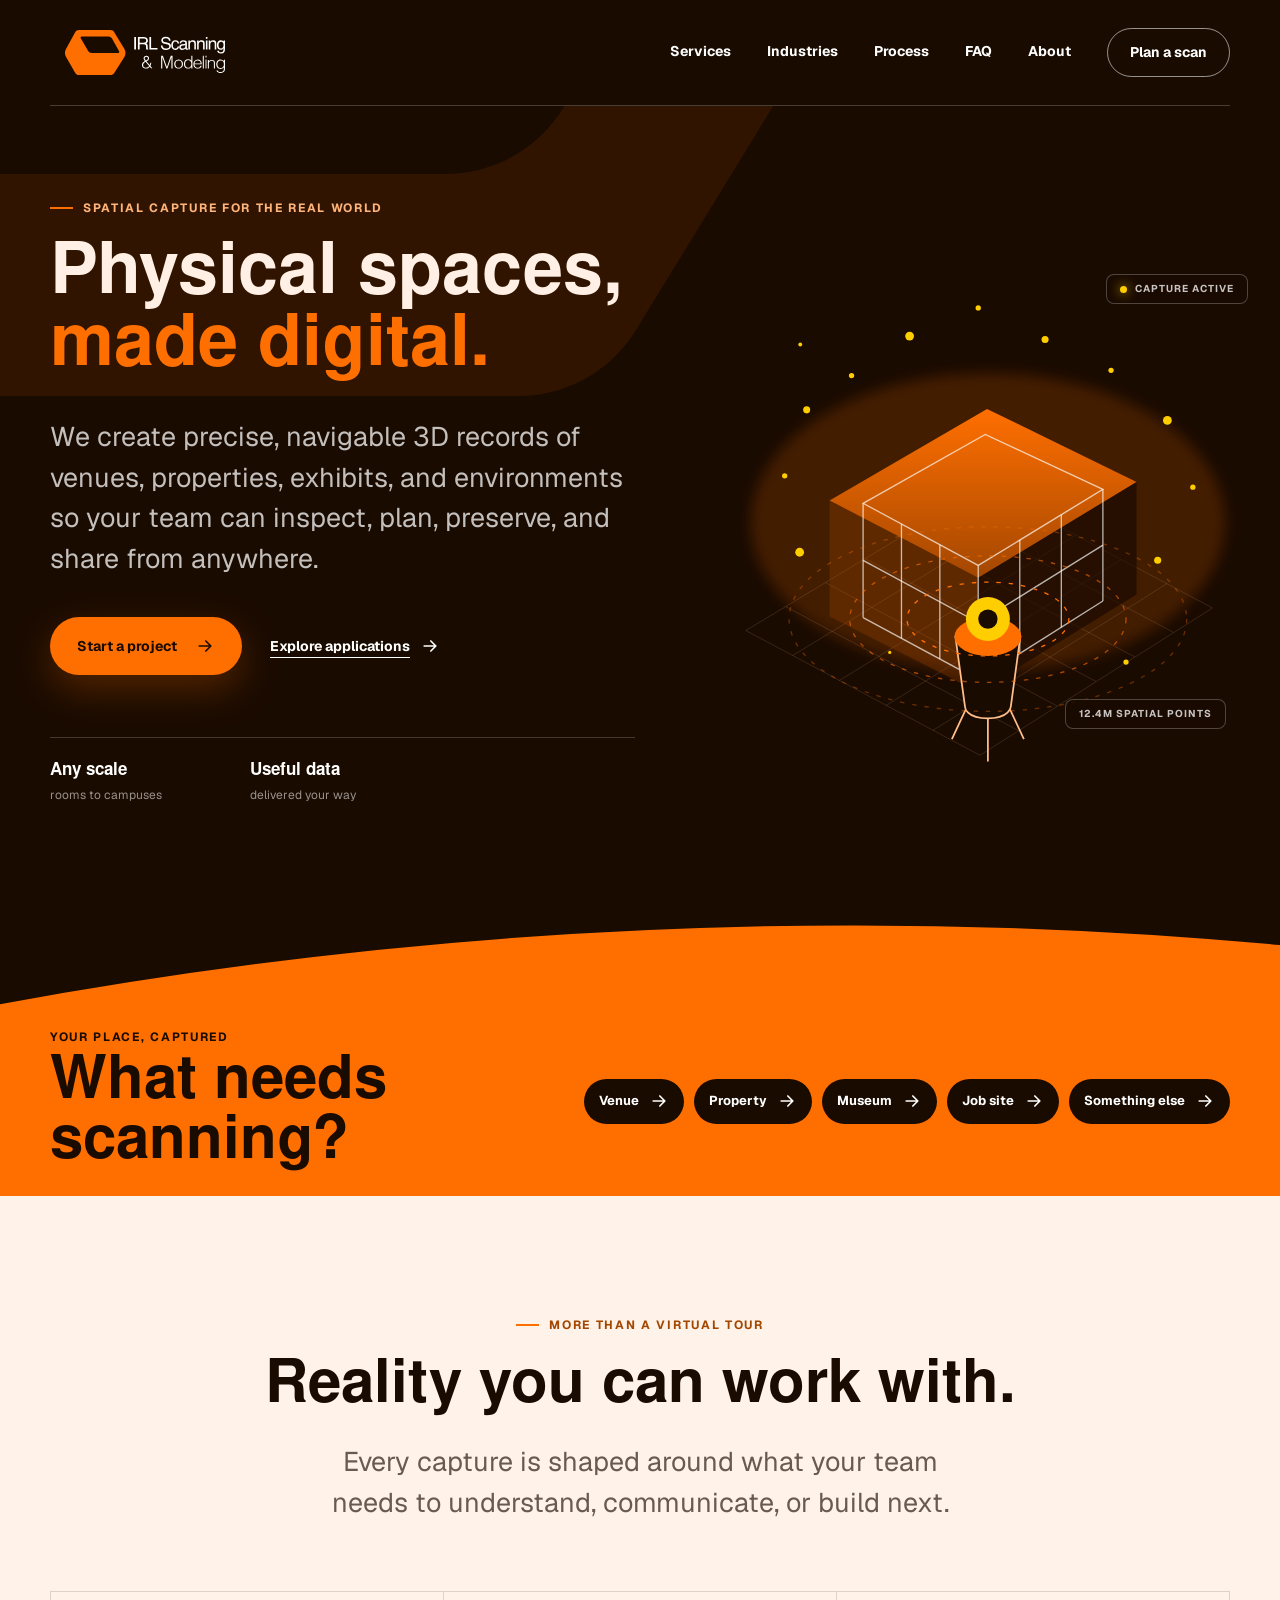
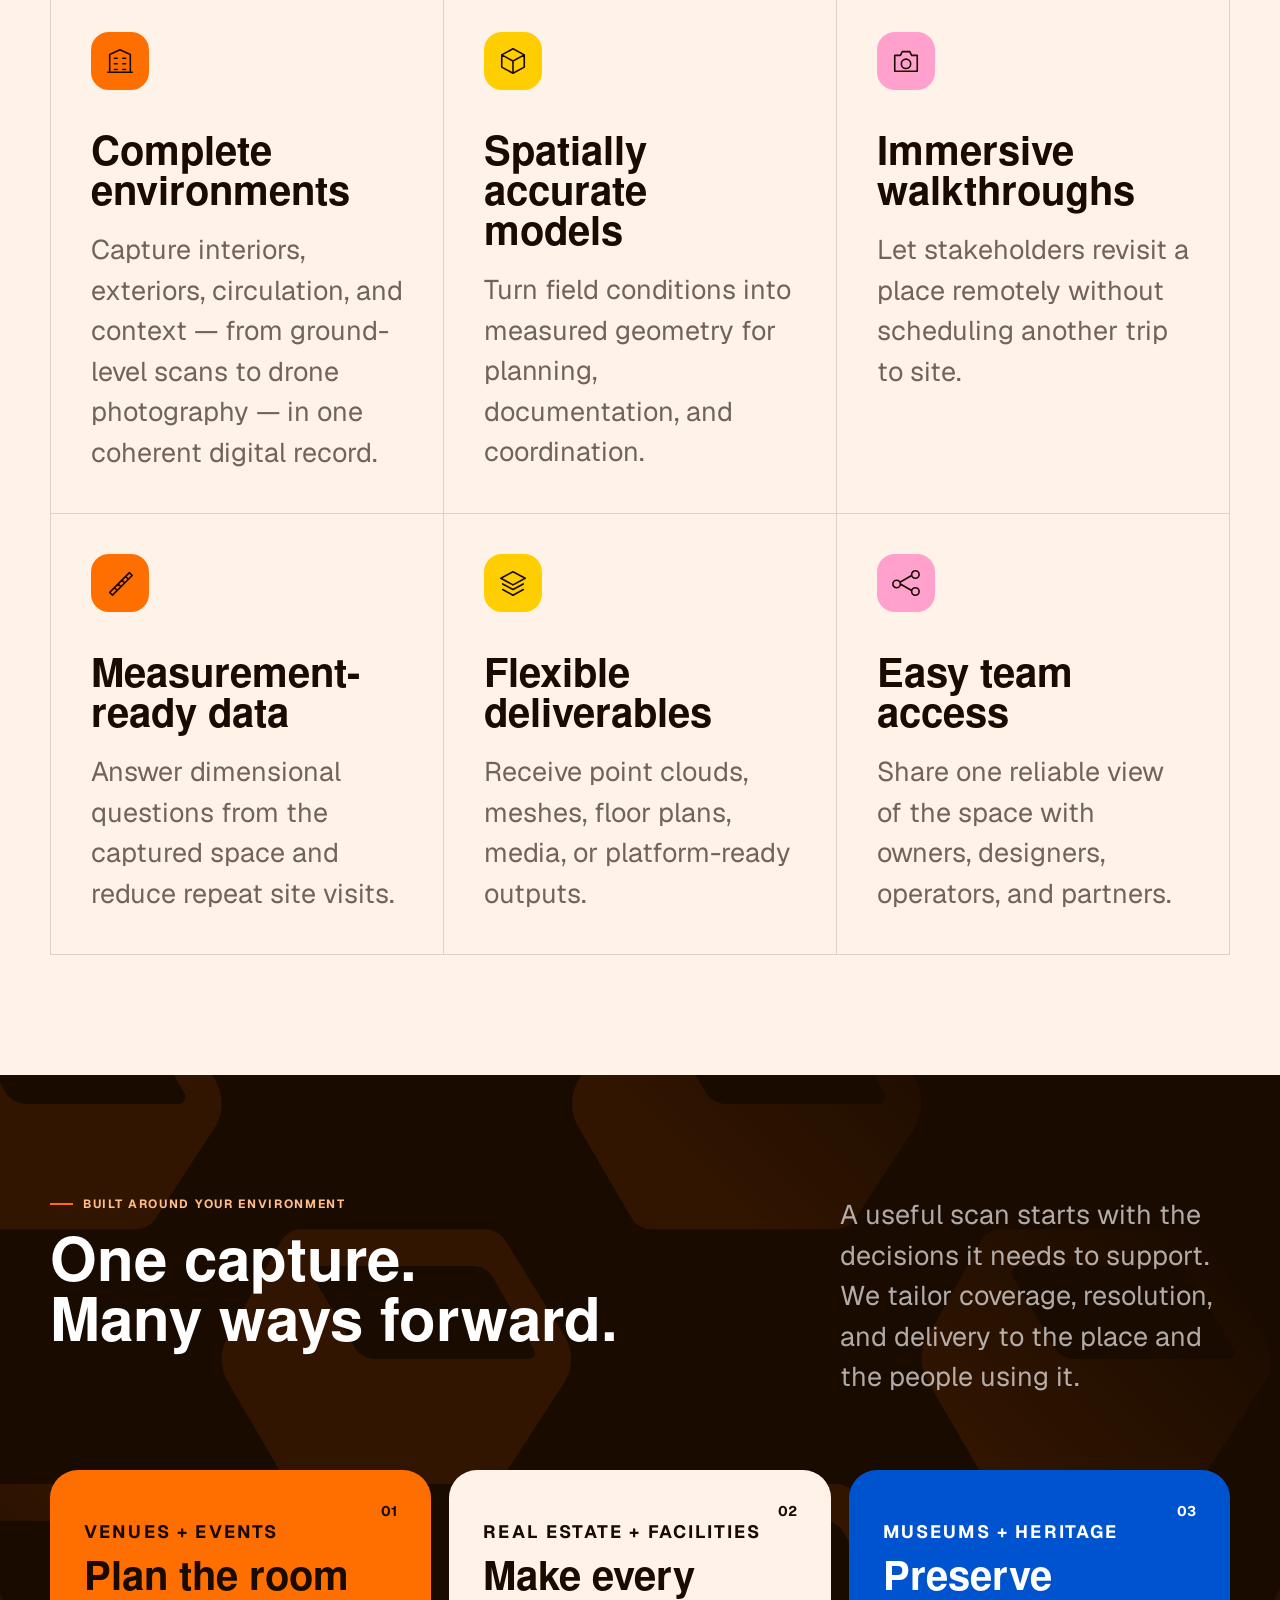
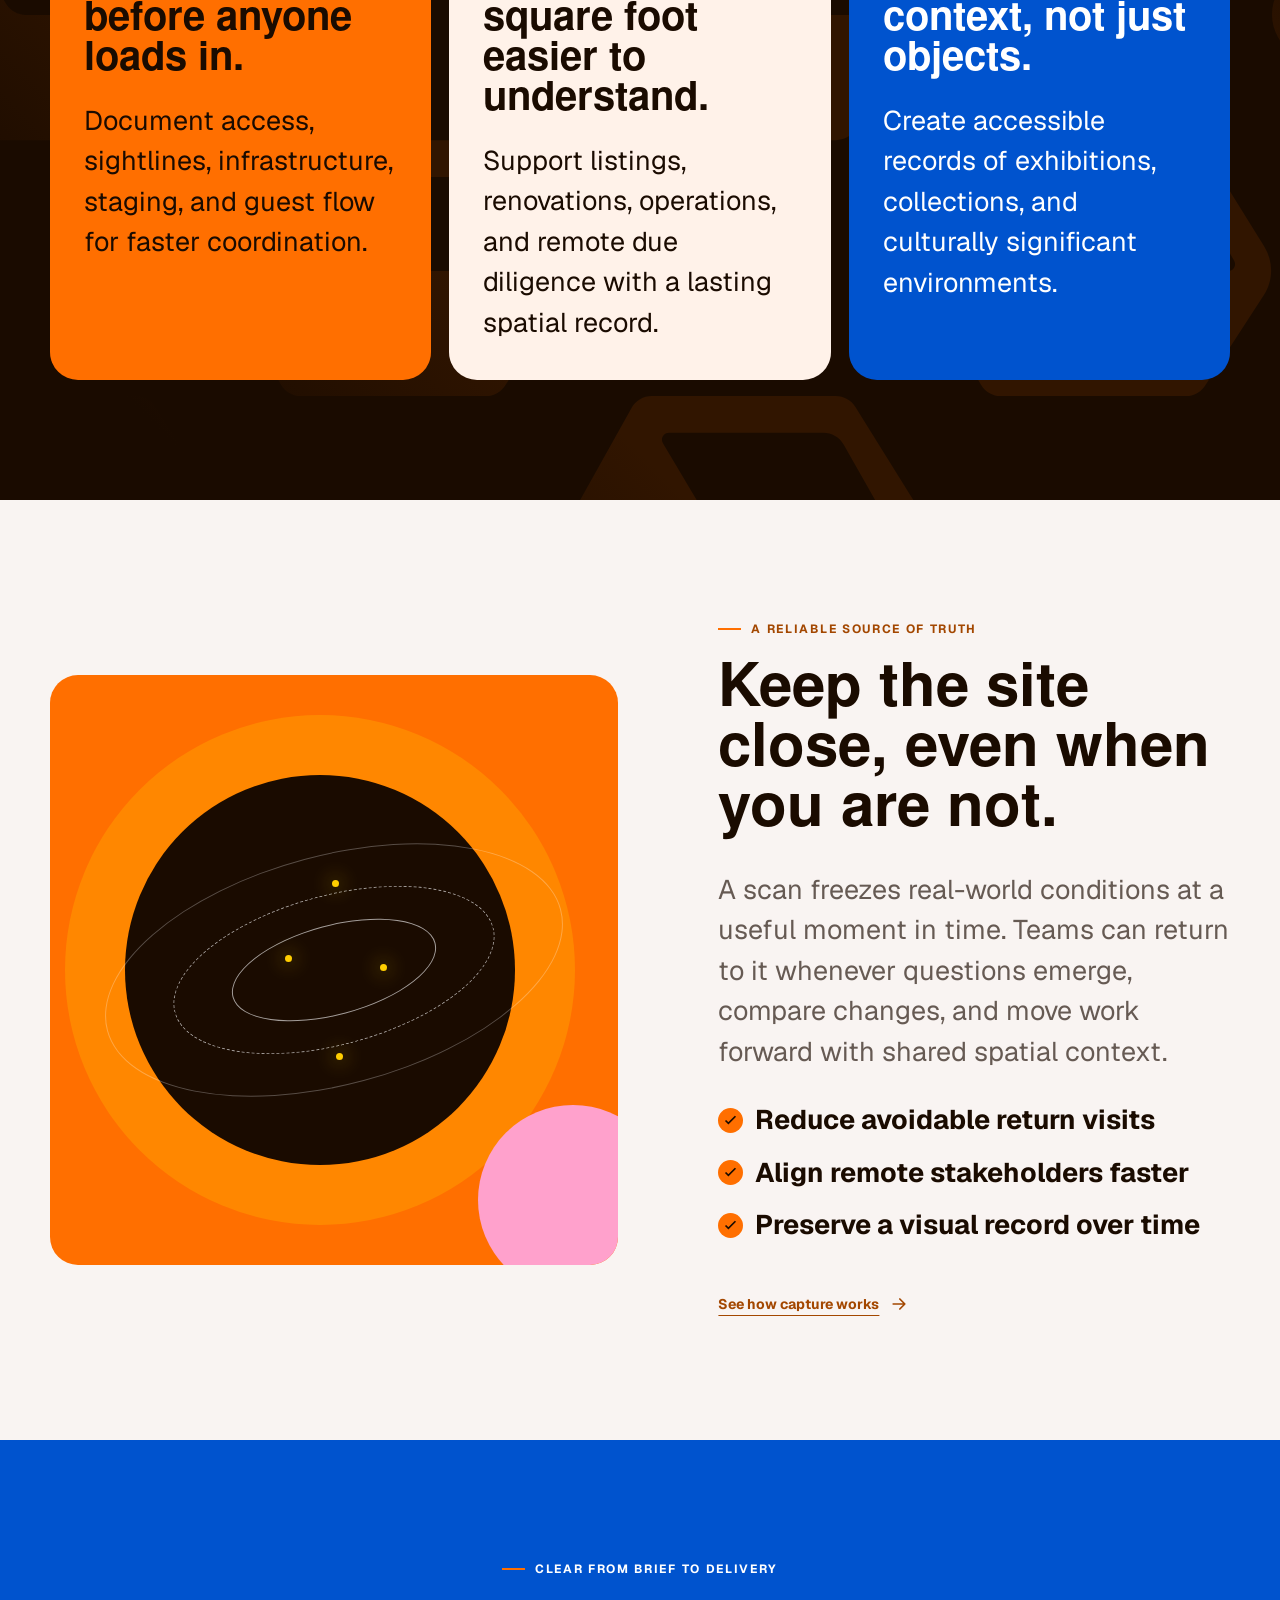
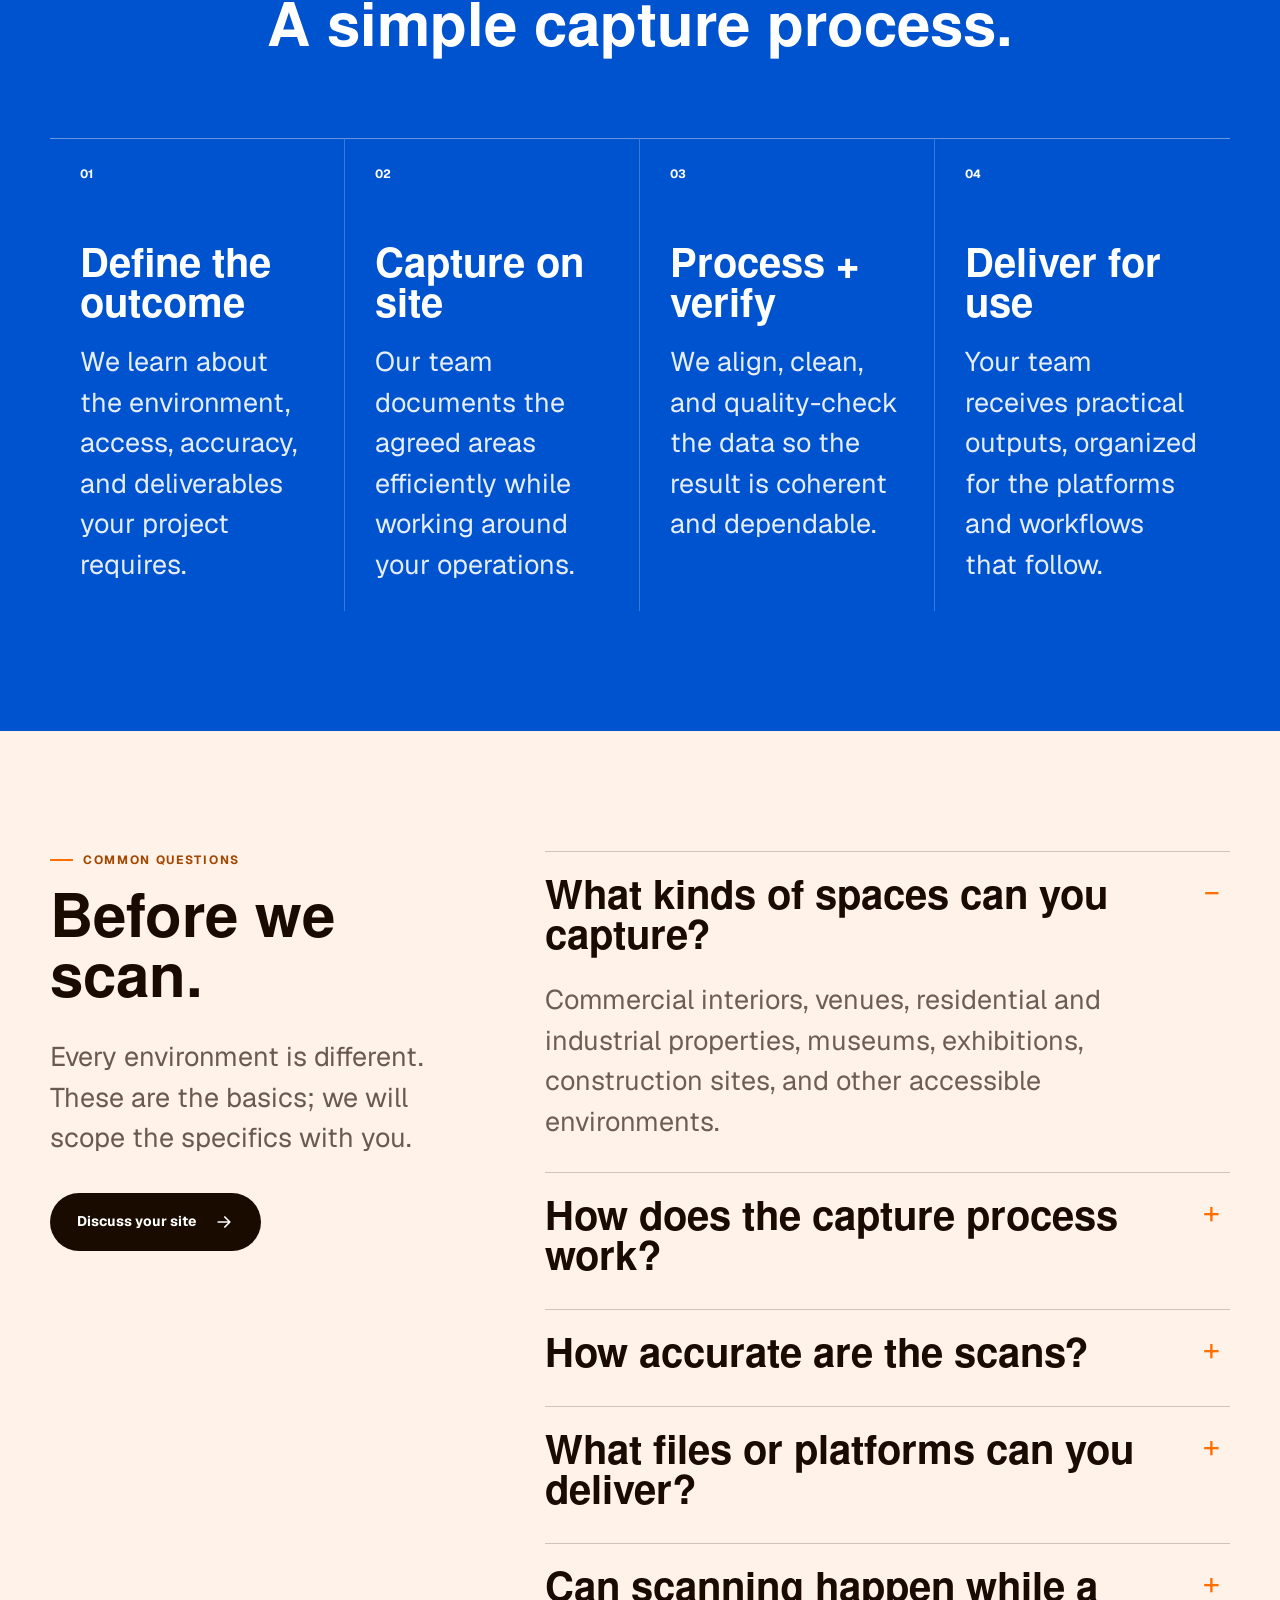
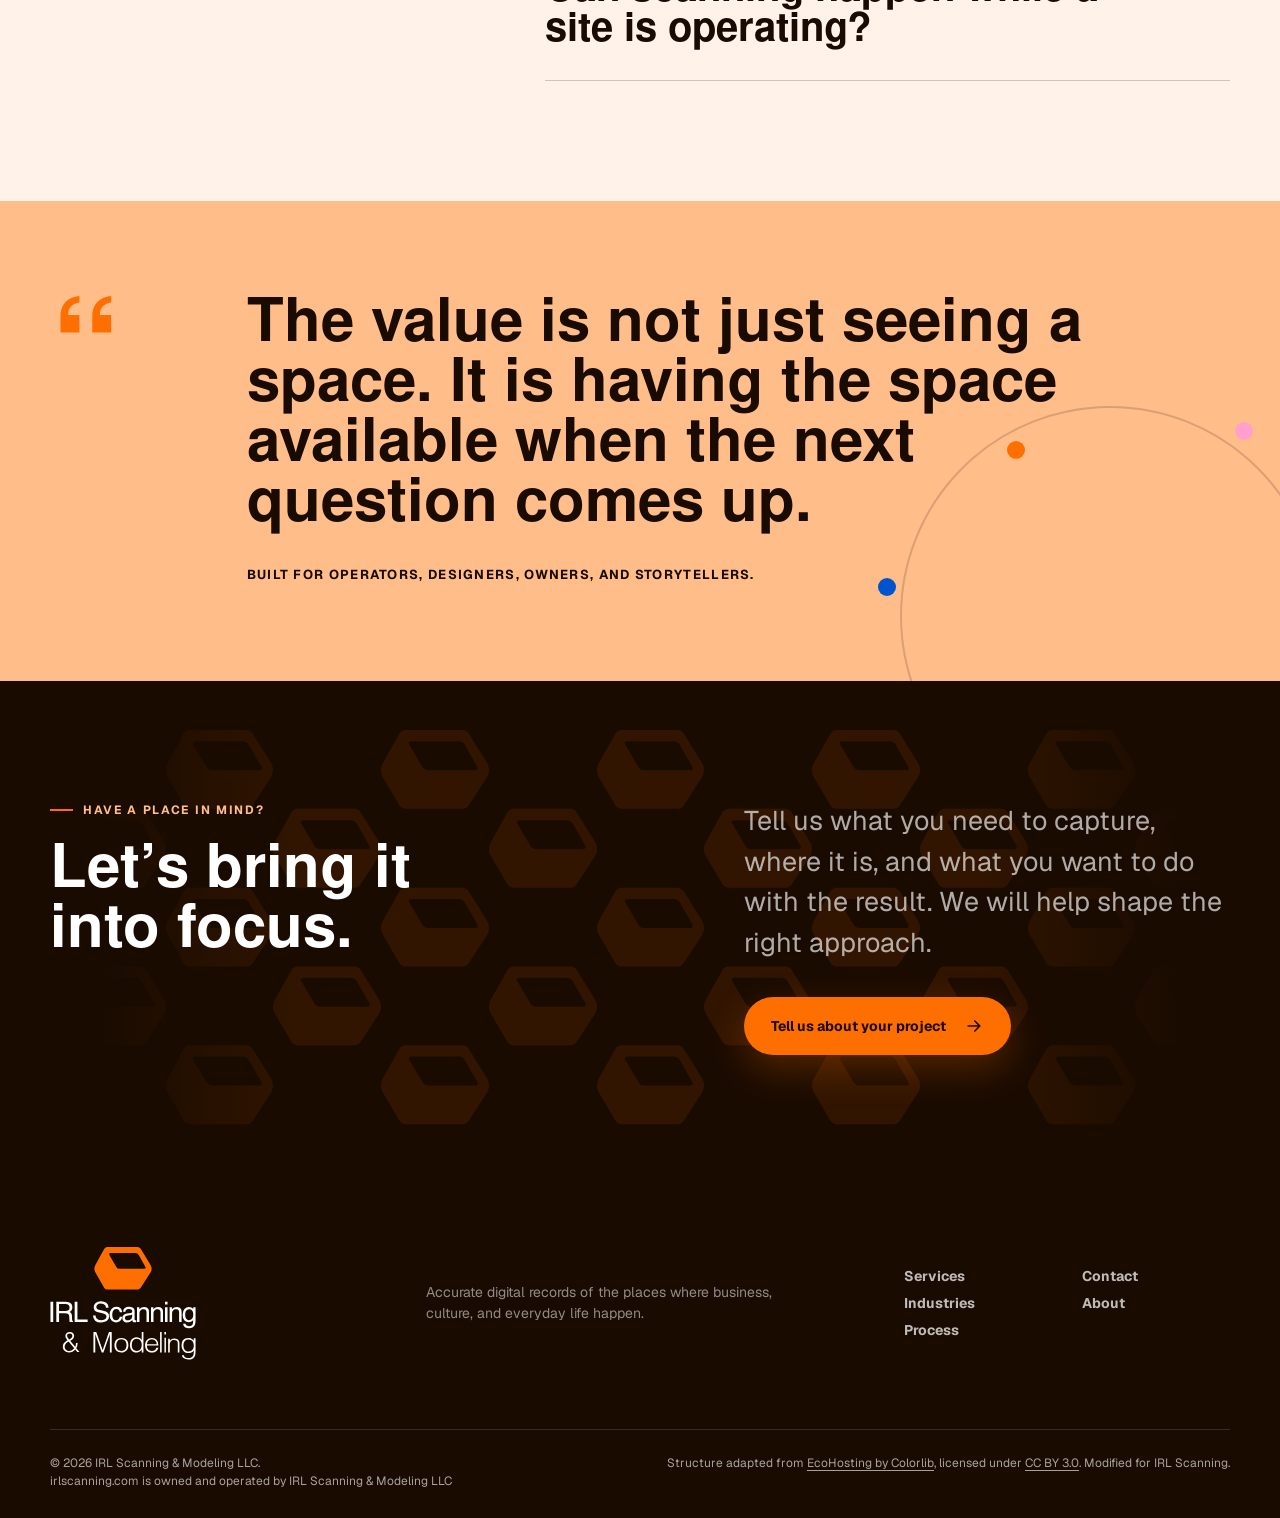
<file: public/index.html>
<!doctype html>
<html lang="en">
  <head>
    <meta charset="utf-8" />
    <meta name="viewport" content="width=device-width, initial-scale=1" />
    <meta
      name="description"
      content="IRL Scanning creates accurate 3D digital records of venues, properties, museums, and complex environments."
    />
    <meta name="theme-color" content="#1a0b00" />
    <title>IRL Scanning | Physical spaces, made digital</title>
    <link rel="icon" href="favicon.svg" type="image/svg+xml" sizes="any" />
    <link
      rel="preload"
      href="fonts/nimbus-sans-l-bold.otf"
      as="font"
      type="font/otf"
      crossorigin
    />
    <link
      rel="preload"
      href="fonts/geist-variable.woff2"
      as="font"
      type="font/woff2"
      crossorigin
    />
    <link rel="stylesheet" href="styles.css" />
  </head>
  <body>
    <a class="skip-link" href="#main-content">Skip to content</a>

    <svg class="icon-library" aria-hidden="true">
      <symbol id="icon-building" viewBox="0 0 32 32">
        <path
          d="M5 28V9l11-5 11 5v19M10 13h3m6 0h3m-12 6h3m6 0h3m-12 6h3m6 0h3M3 28h26"
        />
      </symbol>
      <symbol id="icon-cube" viewBox="0 0 32 32">
        <path
          d="m16 3 12 6.5v13L16 29 4 22.5v-13L16 3Zm0 13L4 9.5M16 16l12-6.5M16 16v13"
        />
      </symbol>
      <symbol id="icon-measure" viewBox="0 0 32 32">
        <path d="M5 26 26 5l3 3L8 29l-3-3Zm5-5 3 3m1-7 3 3m1-7 3 3m1-7 3 3" />
      </symbol>
      <symbol id="icon-camera" viewBox="0 0 32 32">
        <path
          d="M4 10h6l2-4h8l2 4h6v17H4V10Zm12 4a5 5 0 1 0 0 10 5 5 0 0 0 0-10Z"
        />
      </symbol>
      <symbol id="icon-layers" viewBox="0 0 32 32">
        <path d="m16 4 13 7-13 7L3 11l13-7Zm-11 13 11 6 11-6M5 23l11 6 11-6" />
      </symbol>
      <symbol id="icon-share" viewBox="0 0 32 32">
        <path
          d="M22 8 10 15m12 9-12-7M26 3a4 4 0 1 1 0 8 4 4 0 0 1 0-8ZM6 13a4 4 0 1 1 0 8 4 4 0 0 1 0-8Zm20 8a4 4 0 1 1 0 8 4 4 0 0 1 0-8Z"
        />
      </symbol>
      <symbol id="icon-arrow" viewBox="0 0 24 24">
        <path d="M5 12h14m-6-6 6 6-6 6" />
      </symbol>
      <symbol id="icon-check" viewBox="0 0 24 24">
        <path d="m5 12 4 4L19 6" />
      </symbol>
    </svg>

    <header class="site-header">
      <div class="shell header-inner">
        <a class="brand" href="#top">
          <img
            class="brand-logo"
            src="images/IRL_Logo_Hrz_Orng_Wht.svg"
            width="1781"
            height="703"
            alt="IRL Scanning and Modeling"
          />
        </a>

        <nav class="desktop-nav" aria-label="Primary navigation">
          <a href="#services">Services</a>
          <a href="#industries">Industries</a>
          <a href="#process">Process</a>
          <a href="#faq">FAQ</a>
          <a href="about.html">About</a>
          <a class="nav-cta" href="contact.html">Plan a scan</a>
        </nav>

        <details class="mobile-nav">
          <summary>Menu</summary>
          <nav aria-label="Mobile navigation">
            <a href="#services">Services</a>
            <a href="#industries">Industries</a>
            <a href="#process">Process</a>
            <a href="#faq">FAQ</a>
            <a href="about.html">About</a>
            <a href="contact.html">Plan a scan</a>
          </nav>
        </details>
      </div>
    </header>

    <main id="main-content">
      <section class="hero" id="top">
        <svg
          class="hero-glow"
          viewBox="0 0 100 110"
          preserveAspectRatio="none"
          aria-hidden="true"
        >
          <path d="M0,110 V100 Q50,0 100,50 V110 Z" />
        </svg>
        <div class="shell hero-grid">
          <div class="hero-copy">
            <p class="eyebrow eyebrow-light">
              <span></span> Spatial capture for the real world
            </p>
            <h1>Physical spaces,<br /><em>made digital.</em></h1>
            <p class="hero-lede">
              We create precise, navigable 3D records of venues, properties,
              exhibits, and environments so your team can inspect, plan,
              preserve, and share from anywhere.
            </p>
            <div class="hero-actions">
              <a class="button button-primary" href="contact.html"
                >Start a project
                <svg aria-hidden="true"><use href="#icon-arrow" /></svg>
              </a>
              <a class="text-link text-link-light" href="#industries"
                >Explore applications
                <svg aria-hidden="true"><use href="#icon-arrow" /></svg>
              </a>
            </div>
            <dl class="hero-stats">
              <div>
                <dt>Any scale</dt>
                <dd>rooms to campuses</dd>
              </div>
              <div>
                <dt>Useful data</dt>
                <dd>delivered your way</dd>
              </div>
            </dl>
          </div>

          <div
            class="scan-visual"
            aria-label="Illustration of a venue being captured as a three-dimensional point cloud"
            role="img"
          >
            <img src="images/scan-visual.svg" alt="" width="640" height="620" />
            <div class="scan-label scan-label-top">
              <span></span> Capture active
            </div>
            <div class="scan-label scan-label-bottom">12.4M spatial points</div>
          </div>
        </div>
      </section>

      <section class="brief-strip" aria-labelledby="brief-title">
        <div class="shell brief-grid">
          <div>
            <p class="section-kicker">Your place, captured</p>
            <h2 id="brief-title">What needs scanning?</h2>
          </div>
          <div class="project-types">
            <a
              class="button button-small button-dark"
              href="contact.html?type=venue"
              >Venue <svg aria-hidden="true"><use href="#icon-arrow" /></svg>
            </a>
            <a
              class="button button-small button-dark"
              href="contact.html?type=property"
              >Property <svg aria-hidden="true"><use href="#icon-arrow" /></svg>
            </a>
            <a
              class="button button-small button-dark"
              href="contact.html?type=museum"
              >Museum <svg aria-hidden="true"><use href="#icon-arrow" /></svg>
            </a>
            <a
              class="button button-small button-dark"
              href="contact.html?type=jobsite"
              >Job site <svg aria-hidden="true"><use href="#icon-arrow" /></svg>
            </a>
            <a
              class="button button-small button-dark"
              href="contact.html?type=other"
              >Something else
              <svg aria-hidden="true"><use href="#icon-arrow" /></svg>
            </a>
          </div>
        </div>
      </section>

      <section class="services section" id="services">
        <div class="shell">
          <div class="section-heading centered">
            <p class="eyebrow"><span></span> More than a virtual tour</p>
            <h2>Reality you can work with.</h2>
            <p>
              Every capture is shaped around what your team needs to understand,
              communicate, or build next.
            </p>
          </div>
          <div class="service-grid">
            <article class="service-card">
              <span class="icon-box"
                ><svg aria-hidden="true"><use href="#icon-building" /></svg>
              </span>
              <h3>Complete environments</h3>
              <p>
                Capture interiors, exteriors, circulation, and context — from
                ground-level scans to drone photography — in one coherent
                digital record.
              </p>
            </article>
            <article class="service-card">
              <span class="icon-box"
                ><svg aria-hidden="true"><use href="#icon-cube" /></svg>
              </span>
              <h3>Spatially accurate models</h3>
              <p>
                Turn field conditions into measured geometry for planning,
                documentation, and coordination.
              </p>
            </article>
            <article class="service-card">
              <span class="icon-box"
                ><svg aria-hidden="true"><use href="#icon-camera" /></svg>
              </span>
              <h3>Immersive walkthroughs</h3>
              <p>
                Let stakeholders revisit a place remotely without scheduling
                another trip to site.
              </p>
            </article>
            <article class="service-card">
              <span class="icon-box"
                ><svg aria-hidden="true"><use href="#icon-measure" /></svg>
              </span>
              <h3>Measurement-ready data</h3>
              <p>
                Answer dimensional questions from the captured space and reduce
                repeat site visits.
              </p>
            </article>
            <article class="service-card">
              <span class="icon-box"
                ><svg aria-hidden="true"><use href="#icon-layers" /></svg>
              </span>
              <h3>Flexible deliverables</h3>
              <p>
                Receive point clouds, meshes, floor plans, media, or
                platform-ready outputs.
              </p>
            </article>
            <article class="service-card">
              <span class="icon-box"
                ><svg aria-hidden="true"><use href="#icon-share" /></svg>
              </span>
              <h3>Easy team access</h3>
              <p>
                Share one reliable view of the space with owners, designers,
                operators, and partners.
              </p>
            </article>
          </div>
        </div>
      </section>

      <section class="industries section" id="industries">
        <div class="shell">
          <div class="section-heading split-heading">
            <div>
              <p class="eyebrow eyebrow-light">
                <span></span> Built around your environment
              </p>
              <h2>One capture.<br />Many ways forward.</h2>
            </div>
            <p>
              A useful scan starts with the decisions it needs to support. We
              tailor coverage, resolution, and delivery to the place and the
              people using it.
            </p>
          </div>
          <div class="industry-grid">
            <article class="industry-card industry-card-orange">
              <span class="card-number">01</span>
              <div>
                <p class="card-label">Venues + events</p>
                <h3>Plan the room before anyone loads in.</h3>
                <p>
                  Document access, sightlines, infrastructure, staging, and
                  guest flow for faster coordination.
                </p>
              </div>
            </article>
            <article class="industry-card industry-card-cream">
              <span class="card-number">02</span>
              <div>
                <p class="card-label">Real estate + facilities</p>
                <h3>Make every square foot easier to understand.</h3>
                <p>
                  Support listings, renovations, operations, and remote due
                  diligence with a lasting spatial record.
                </p>
              </div>
            </article>
            <article class="industry-card industry-card-blue">
              <span class="card-number">03</span>
              <div>
                <p class="card-label">Museums + heritage</p>
                <h3>Preserve context, not just objects.</h3>
                <p>
                  Create accessible records of exhibitions, collections, and
                  culturally significant environments.
                </p>
              </div>
            </article>
          </div>
        </div>
      </section>

      <section class="feature section">
        <div class="shell feature-grid">
          <div class="feature-art" aria-hidden="true">
            <div class="cloud-ring ring-one"></div>
            <div class="cloud-ring ring-two"></div>
            <div class="cloud-ring ring-three"></div>
            <div class="cloud-core">
              <span></span><span></span><span></span><span></span>
            </div>
          </div>
          <div class="feature-copy">
            <p class="eyebrow"><span></span> A reliable source of truth</p>
            <h2>Keep the site close, even when you are not.</h2>
            <p>
              A scan freezes real-world conditions at a useful moment in time.
              Teams can return to it whenever questions emerge, compare changes,
              and move work forward with shared spatial context.
            </p>
            <ul class="check-list">
              <li>
                <svg aria-hidden="true"><use href="#icon-check" /></svg> Reduce
                avoidable return visits
              </li>
              <li>
                <svg aria-hidden="true"><use href="#icon-check" /></svg> Align
                remote stakeholders faster
              </li>
              <li>
                <svg aria-hidden="true"><use href="#icon-check" /></svg>
                Preserve a visual record over time
              </li>
            </ul>
            <a class="text-link" href="#process"
              >See how capture works
              <svg aria-hidden="true"><use href="#icon-arrow" /></svg>
            </a>
          </div>
        </div>
      </section>

      <section class="process section" id="process">
        <div class="shell">
          <div class="section-heading centered">
            <p class="eyebrow eyebrow-light">
              <span></span> Clear from brief to delivery
            </p>
            <h2>A simple capture process.</h2>
          </div>
          <ol class="process-grid">
            <li>
              <span>01</span>
              <h3>Define the outcome</h3>
              <p>
                We learn about the environment, access, accuracy, and
                deliverables your project requires.
              </p>
            </li>
            <li>
              <span>02</span>
              <h3>Capture on site</h3>
              <p>
                Our team documents the agreed areas efficiently while working
                around your operations.
              </p>
            </li>
            <li>
              <span>03</span>
              <h3>Process + verify</h3>
              <p>
                We align, clean, and quality-check the data so the result is
                coherent and dependable.
              </p>
            </li>
            <li>
              <span>04</span>
              <h3>Deliver for use</h3>
              <p>
                Your team receives practical outputs, organized for the
                platforms and workflows that follow.
              </p>
            </li>
          </ol>
        </div>
      </section>

      <section class="faq section" id="faq">
        <div class="shell faq-grid">
          <div class="faq-intro">
            <p class="eyebrow"><span></span> Common questions</p>
            <h2>Before we scan.</h2>
            <p>
              Every environment is different. These are the basics; we will
              scope the specifics with you.
            </p>
            <a class="button button-dark" href="contact.html"
              >Discuss your site
              <svg aria-hidden="true"><use href="#icon-arrow" /></svg>
            </a>
          </div>
          <div class="questions">
            <details open>
              <summary>What kinds of spaces can you capture?</summary>
              <p>
                Commercial interiors, venues, residential and industrial
                properties, museums, exhibitions, construction sites, and other
                accessible environments.
              </p>
            </details>
            <details>
              <summary>How does the capture process work?</summary>
              <p>
                We use a combination of ground-level scanning and aerial drone
                photography, chosen based on the site layout, accuracy
                requirements, and the deliverables your project needs.
              </p>
            </details>
            <details>
              <summary>How accurate are the scans?</summary>
              <p>
                Accuracy depends on the capture method and project need. We
                establish the required tolerance during scoping and choose the
                appropriate equipment and workflow.
              </p>
            </details>
            <details>
              <summary>What files or platforms can you deliver?</summary>
              <p>
                Deliverables may include hosted walkthroughs, point clouds,
                meshes, plans, imagery, and common exchange formats. We align
                delivery with your downstream tools.
              </p>
            </details>
            <details>
              <summary>Can scanning happen while a site is operating?</summary>
              <p>
                Often, yes. We plan routes and timing around access, privacy,
                safety, and operational constraints to minimize disruption.
              </p>
            </details>
          </div>
        </div>
      </section>

      <section class="testimonial">
        <div class="shell testimonial-inner">
          <span class="quote-mark" aria-hidden="true">“</span>
          <blockquote>
            <p>
              The value is not just seeing a space. It is having the space
              available when the next question comes up.
            </p>
            <footer>
              Built for operators, designers, owners, and storytellers.
            </footer>
          </blockquote>
          <div class="testimonial-orbit" aria-hidden="true">
            <span></span><span></span><span></span>
          </div>
        </div>
      </section>

      <section class="contact section" id="contact">
        <div class="shell contact-inner">
          <div>
            <p class="eyebrow eyebrow-light">
              <span></span> Have a place in mind?
            </p>
            <h2>Let’s bring it<br />into focus.</h2>
          </div>
          <div class="contact-copy">
            <p>
              Tell us what you need to capture, where it is, and what you want
              to do with the result. We will help shape the right approach.
            </p>
            <a class="button button-primary" href="contact.html"
              >Tell us about your project
              <svg aria-hidden="true"><use href="#icon-arrow" /></svg>
            </a>
          </div>
        </div>
      </section>
    </main>

    <footer class="site-footer">
      <div class="shell footer-main">
        <a class="brand footer-brand" href="#top">
          <img
            class="brand-logo"
            src="images/IRL_Logo_Vrt_Orng_Wht.svg"
            width="354"
            height="279"
            alt="IRL Scanning and Modeling"
          />
        </a>
        <p>
          Accurate digital records of the places where business, culture, and
          everyday life happen.
        </p>
        <nav aria-label="Footer navigation">
          <a href="#services">Services</a>
          <a href="contact.html">Contact</a>
          <a href="#industries">Industries</a>
          <a href="about.html">About</a>
          <a href="#process">Process</a>
        </nav>
      </div>
      <div class="shell footer-bottom">
        <p>
          &copy; 2026 IRL Scanning &amp; Modeling LLC.<br />irlscanning.com is
          owned and operated by IRL Scanning &amp; Modeling LLC
        </p>
        <p>
          Structure adapted from
          <a href="https://colorlib.com/wp/template/ecohosting/"
            >EcoHosting by Colorlib</a
          >, licensed under
          <a href="https://creativecommons.org/licenses/by/3.0/">CC BY 3.0</a>.
          Modified for IRL Scanning.
        </p>
      </div>
    </footer>
  </body>
</html>
</file>
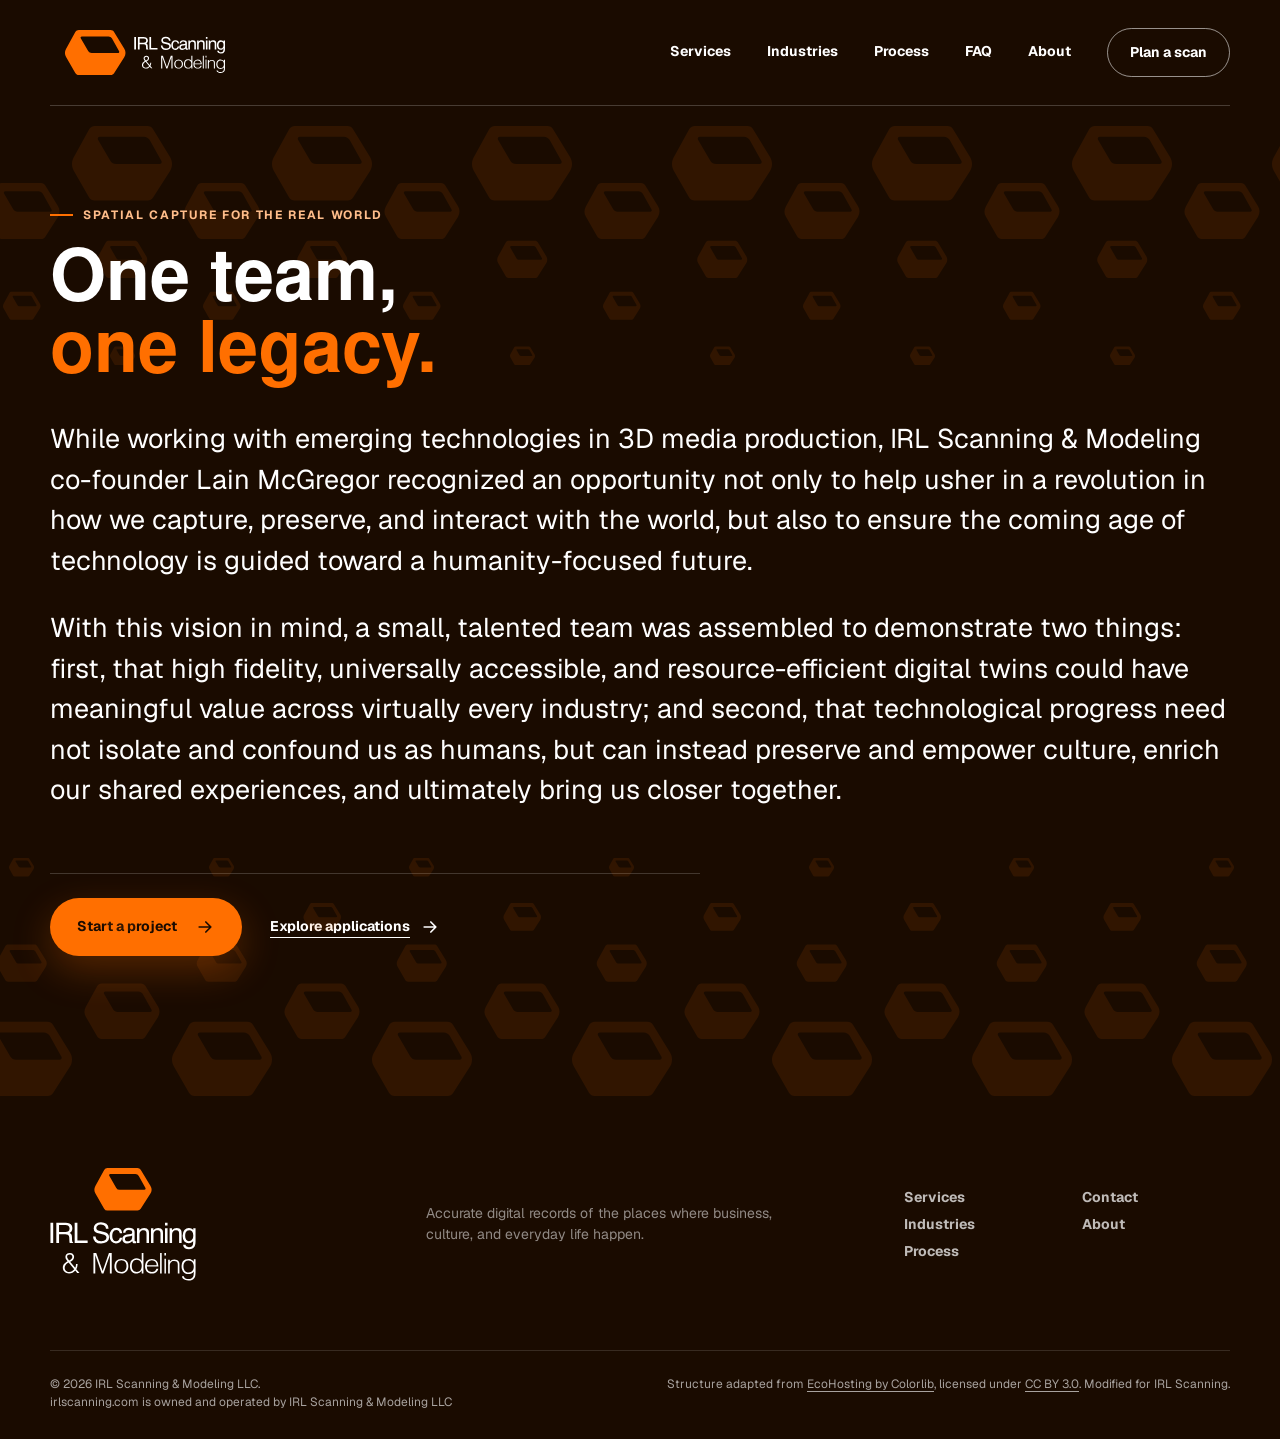
<file: public/about.html>
<!doctype html>
<html lang="en">
  <head>
    <meta charset="utf-8" />
    <meta name="viewport" content="width=device-width, initial-scale=1" />
    <meta
      name="description"
      content="IRL Scanning creates accurate 3D digital records of venues, properties, museums, and complex environments."
    />
    <meta name="theme-color" content="#1a0b00" />
    <title>IRL Scanning | About Us</title>
    <link rel="icon" href="favicon.svg" type="image/svg+xml" sizes="any" />
    <link
      rel="preload"
      href="fonts/nimbus-sans-l-bold.otf"
      as="font"
      type="font/otf"
      crossorigin
    />
    <link
      rel="preload"
      href="fonts/geist-variable.woff2"
      as="font"
      type="font/woff2"
      crossorigin
    />
    <link rel="stylesheet" href="styles.css" />
  </head>
  <body class="contact-page">
    <a class="skip-link" href="#main-content">Skip to contact form</a>

    <svg class="icon-library" aria-hidden="true">
      <symbol id="icon-arrow" viewBox="0 0 24 24">
        <path d="M5 12h14m-6-6 6 6-6 6" />
      </symbol>
    </svg>

    <header class="site-header">
      <div class="shell header-inner">
        <a class="brand" href="index.html">
          <img
            class="brand-logo"
            src="images/IRL_Logo_Hrz_Orng_Wht.svg"
            width="1781"
            height="703"
            alt="IRL Scanning and Modeling"
          />
        </a>

        <nav class="desktop-nav" aria-label="Primary navigation">
          <a href="index.html#services">Services</a>
          <a href="index.html#industries">Industries</a>
          <a href="index.html#process">Process</a>
          <a href="index.html#faq">FAQ</a>
          <a href="about.html">About</a>
          <a class="nav-cta" href="contact.html">Plan a scan</a>
        </nav>

        <details class="mobile-nav">
          <summary>Menu</summary>
          <nav aria-label="Mobile navigation">
            <a href="index.html#services">Services</a>
            <a href="index.html#industries">Industries</a>
            <a href="index.html#process">Process</a>
            <a href="index.html#faq">FAQ</a>
            <a href="about.html">About</a>
            <a href="contact.html">Plan a scan</a>
          </nav>
        </details>
      </div>
    </header>

    <main class="about-main" id="main-content">
      <section class="hero hero-about" id="top">
        <div class="shell">
          <div class="hero-copy">
            <p class="eyebrow eyebrow-light">
              <span></span> Spatial capture for the real world
            </p>
            <h1>One team,<br /><em>one legacy.</em></h1>
            <p class="hero-copy">
              While working with emerging technologies in 3D media production,
              IRL Scanning & Modeling co-founder Lain McGregor recognized an
              opportunity not only to help usher in a revolution in how we
              capture, preserve, and interact with the world, but also to ensure
              the coming age of technology is guided toward a humanity-focused
              future.
            </p>
            <p class="hero-copy">
              With this vision in mind, a small, talented team was assembled to
              demonstrate two things: first, that high fidelity, universally
              accessible, and resource-efficient digital twins could have
              meaningful value across virtually every industry; and second, that
              technological progress need not isolate and confound us as humans,
              but can instead preserve and empower culture, enrich our shared
              experiences, and ultimately bring us closer together.
            </p>
            <div class="hero-stats"></div>
            <div class="hero-actions">
              <a class="button button-primary" href="contact.html"
                >Start a project
                <svg aria-hidden="true"><use href="#icon-arrow" /></svg>
              </a>
              <a class="text-link text-link-light" href="index.html#industries"
                >Explore applications
                <svg aria-hidden="true"><use href="#icon-arrow" /></svg>
              </a>
            </div>
          </div>
        </div>
      </section>
    </main>

    <footer class="site-footer">
      <div class="shell footer-main">
        <a class="brand footer-brand" href="#top">
          <img
            class="brand-logo"
            src="images/IRL_Logo_Vrt_Orng_Wht.svg"
            width="354"
            height="279"
            alt="IRL Scanning and Modeling"
          />
        </a>
        <p>
          Accurate digital records of the places where business, culture, and
          everyday life happen.
        </p>
        <nav aria-label="Footer navigation">
          <a href="index.html#services">Services</a>
          <a href="contact.html">Contact</a>
          <a href="index.html#industries">Industries</a>
          <a href="about.html" aria-current="page">About</a>
          <a href="index.html#process">Process</a>
        </nav>
      </div>
      <div class="shell footer-bottom">
        <p>
          &copy; 2026 IRL Scanning &amp; Modeling LLC.<br />irlscanning.com is
          owned and operated by IRL Scanning &amp; Modeling LLC
        </p>
        <p>
          Structure adapted from
          <a href="https://colorlib.com/wp/template/ecohosting/"
            >EcoHosting by Colorlib</a
          >, licensed under
          <a href="https://creativecommons.org/licenses/by/3.0/">CC BY 3.0</a>.
          Modified for IRL Scanning.
        </p>
      </div>
    </footer>
  </body>
</html>
</file>
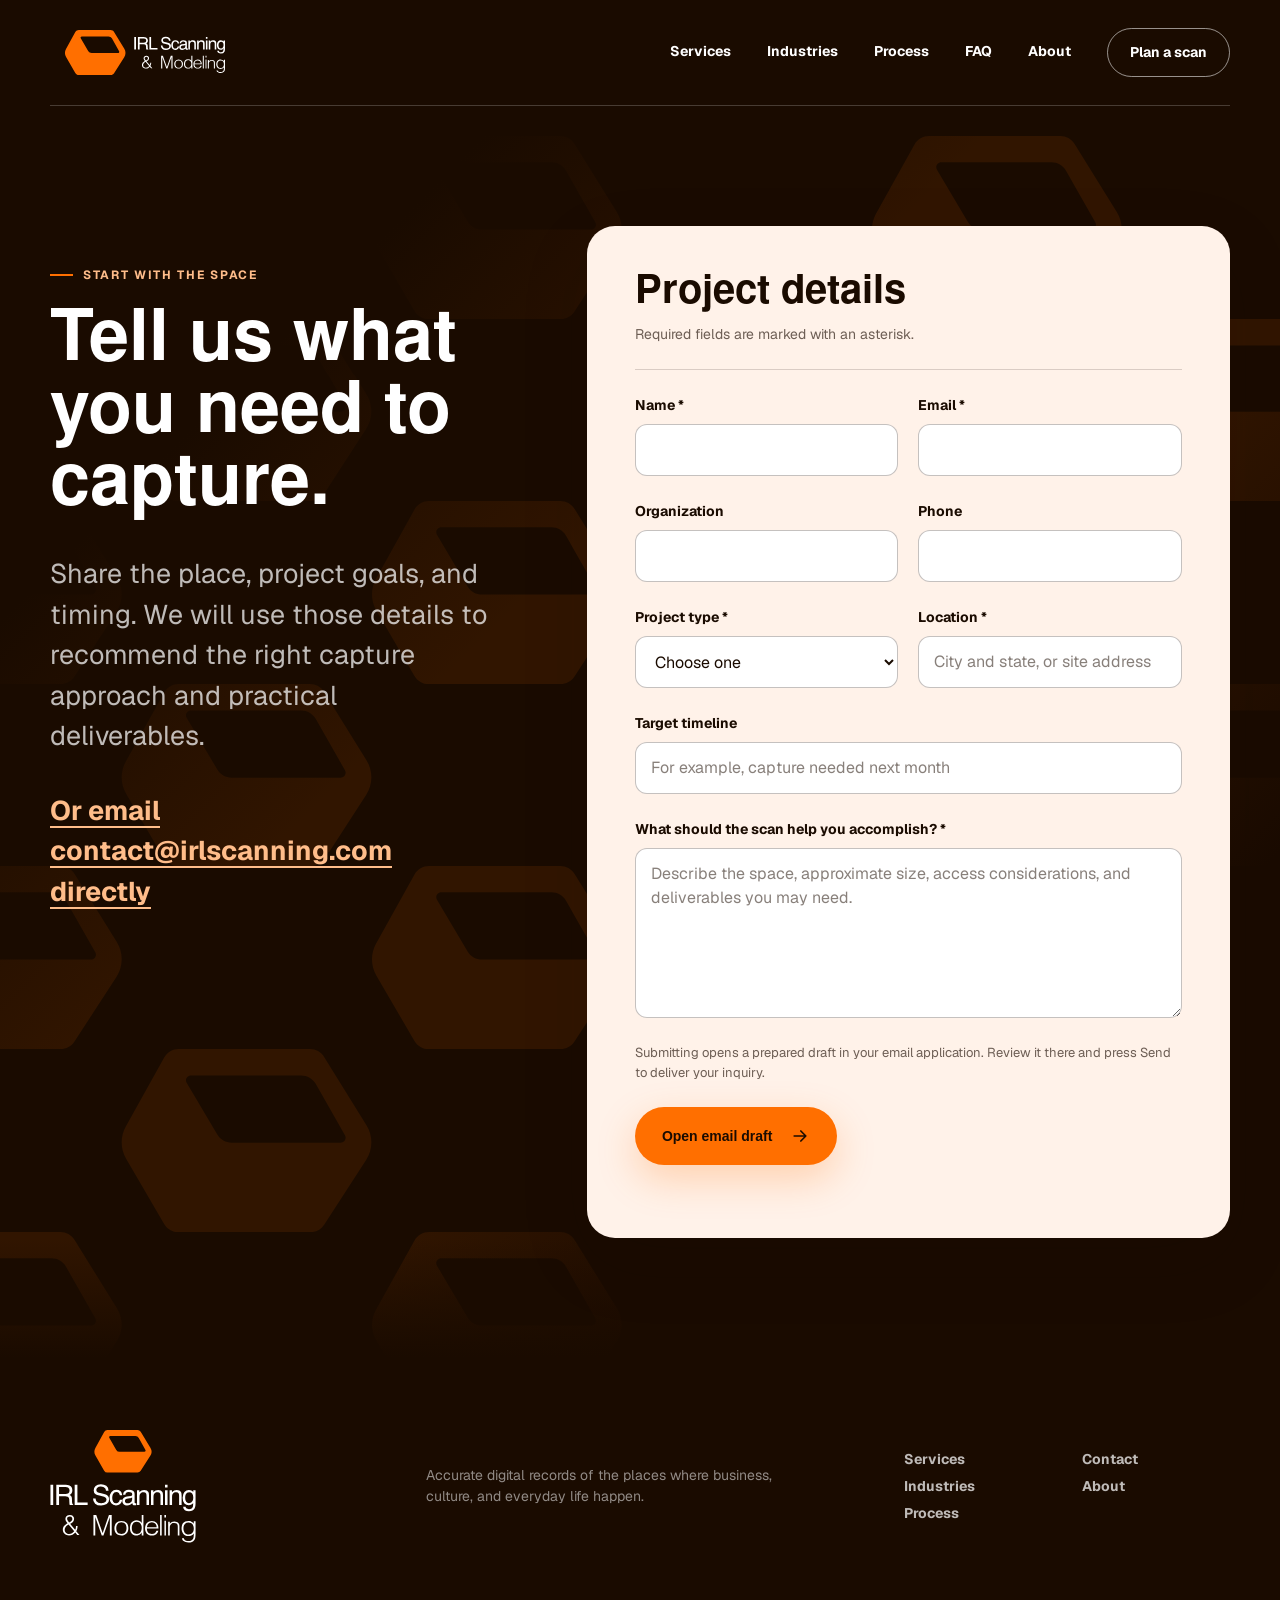
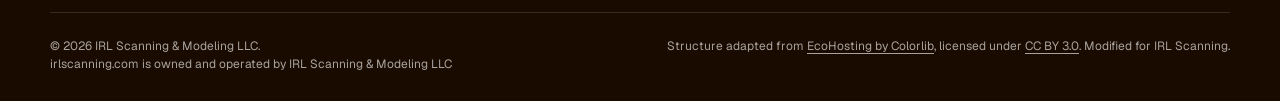
<file: public/contact.html>
<!doctype html>
<html lang="en">
  <head>
    <meta charset="utf-8" />
    <meta name="viewport" content="width=device-width, initial-scale=1" />
    <meta
      name="description"
      content="Tell IRL Scanning about your venue, property, museum, or 3D scanning project."
    />
    <meta name="theme-color" content="#1a0b00" />
    <title>Contact IRL Scanning | Plan a 3D scanning project</title>
    <link rel="icon" href="favicon.svg" type="image/svg+xml" sizes="any" />
    <link
      rel="preload"
      href="fonts/nimbus-sans-l-bold.otf"
      as="font"
      type="font/otf"
      crossorigin
    />
    <link
      rel="preload"
      href="fonts/geist-variable.woff2"
      as="font"
      type="font/woff2"
      crossorigin
    />
    <link rel="stylesheet" href="styles.css" />
    <script src="contact.js" defer></script>
  </head>
  <body class="contact-page">
    <a class="skip-link" href="#main-content">Skip to contact form</a>

    <svg class="icon-library" aria-hidden="true">
      <symbol id="icon-arrow" viewBox="0 0 24 24">
        <path d="M5 12h14m-6-6 6 6-6 6" />
      </symbol>
    </svg>

    <header class="site-header">
      <div class="shell header-inner">
        <a class="brand" href="index.html">
          <img
            class="brand-logo"
            src="images/IRL_Logo_Hrz_Orng_Wht.svg"
            width="1781"
            height="703"
            alt="IRL Scanning and Modeling"
          />
        </a>

        <nav class="desktop-nav" aria-label="Primary navigation">
          <a href="index.html#services">Services</a>
          <a href="index.html#industries">Industries</a>
          <a href="index.html#process">Process</a>
          <a href="index.html#faq">FAQ</a>
          <a href="about.html">About</a>
          <a class="nav-cta" href="#project-form" aria-current="page"
            >Plan a scan</a
          >
        </nav>

        <details class="mobile-nav">
          <summary>Menu</summary>
          <nav aria-label="Mobile navigation">
            <a href="index.html#services">Services</a>
            <a href="index.html#industries">Industries</a>
            <a href="index.html#process">Process</a>
            <a href="index.html#faq">FAQ</a>
            <a href="about.html">About</a>
            <a href="#project-form" aria-current="page">Plan a scan</a>
          </nav>
        </details>
      </div>
    </header>

    <main class="contact-page-main" id="main-content">
      <section class="contact-page-hero" aria-labelledby="contact-title">
        <div class="shell contact-page-grid">
          <div class="contact-page-intro">
            <p class="eyebrow eyebrow-light">
              <span></span> Start with the space
            </p>
            <h1 id="contact-title">Tell us what you need to capture.</h1>
            <p>
              Share the place, project goals, and timing. We will use those
              details to recommend the right capture approach and practical
              deliverables.
            </p>
            <a class="contact-direct" href="mailto:contact@irlscanning.com"
              >Or email contact@irlscanning.com directly</a
            >
          </div>

          <form
            class="contact-form"
            id="project-form"
            action="mailto:contact@irlscanning.com"
            method="post"
            enctype="text/plain"
            data-mailto-form
          >
            <div class="contact-form-header">
              <h2>Project details</h2>
              <p>Required fields are marked with an asterisk.</p>
            </div>

            <div class="form-row">
              <div class="form-field">
                <label for="name">Name *</label>
                <input
                  id="name"
                  name="name"
                  type="text"
                  autocomplete="name"
                  required
                />
              </div>
              <div class="form-field">
                <label for="email">Email *</label>
                <input
                  id="email"
                  name="email"
                  type="email"
                  autocomplete="email"
                  inputmode="email"
                  required
                />
              </div>
            </div>

            <div class="form-row">
              <div class="form-field">
                <label for="organization">Organization</label>
                <input
                  id="organization"
                  name="organization"
                  type="text"
                  autocomplete="organization"
                />
              </div>
              <div class="form-field">
                <label for="phone">Phone</label>
                <input
                  id="phone"
                  name="phone"
                  type="tel"
                  autocomplete="tel"
                  inputmode="tel"
                />
              </div>
            </div>

            <div class="form-row">
              <div class="form-field">
                <label for="project-type">Project type *</label>
                <select id="project-type" name="projectType" required>
                  <option value="">Choose one</option>
                  <option>Venue or event</option>
                  <option>Real estate or facility</option>
                  <option>Museum or heritage site</option>
                  <option>Construction or job site</option>
                  <option>Other environment</option>
                </select>
              </div>
              <div class="form-field">
                <label for="location">Location *</label>
                <input
                  id="location"
                  name="location"
                  type="text"
                  placeholder="City and state, or site address"
                  required
                />
              </div>
            </div>

            <div class="form-field">
              <label for="timeline">Target timeline</label>
              <input
                id="timeline"
                name="timeline"
                type="text"
                placeholder="For example, capture needed next month"
              />
            </div>

            <div class="form-field">
              <label for="message"
                >What should the scan help you accomplish? *</label
              >
              <textarea
                id="message"
                name="message"
                placeholder="Describe the space, approximate size, access considerations, and deliverables you may need."
                required
              ></textarea>
            </div>

            <p class="form-disclosure">
              Submitting opens a prepared draft in your email application.
              Review it there and press Send to deliver your inquiry.
            </p>
            <button class="button button-primary" type="submit">
              Open email draft
              <svg aria-hidden="true"><use href="#icon-arrow" /></svg>
            </button>
            <p class="form-status" data-form-status aria-live="polite"></p>
          </form>
        </div>
      </section>
    </main>

    <footer class="site-footer">
      <div class="shell footer-main">
        <a class="brand footer-brand" href="index.html">
          <img
            class="brand-logo"
            src="images/IRL_Logo_Vrt_Orng_Wht.svg"
            width="354"
            height="279"
            alt="IRL Scanning and Modeling"
          />
        </a>
        <p>
          Accurate digital records of the places where business, culture, and
          everyday life happen.
        </p>
        <nav aria-label="Footer navigation">
          <a href="index.html#services">Services</a>
          <a href="#project-form" aria-current="page">Contact</a>
          <a href="index.html#industries">Industries</a>
          <a href="about.html">About</a>
          <a href="index.html#process">Process</a>
        </nav>
      </div>
      <div class="shell footer-bottom">
        <p>
          &copy; 2026 IRL Scanning &amp; Modeling LLC.<br />irlscanning.com is
          owned and operated by IRL Scanning &amp; Modeling LLC
        </p>
        <p>
          Structure adapted from
          <a href="https://colorlib.com/wp/template/ecohosting/"
            >EcoHosting by Colorlib</a
          >, licensed under
          <a href="https://creativecommons.org/licenses/by/3.0/">CC BY 3.0</a>.
          Modified for IRL Scanning.
        </p>
      </div>
    </footer>
  </body>
</html>
</file>
<file: public/styles.css>
@font-face {
  font-family: "Nimbus Sans L";
  src: url("fonts/nimbus-sans-l-bold.otf") format("opentype");
  font-display: swap;
  font-style: normal;
  font-weight: 700;
}

@font-face {
  font-family: "Geist";
  src: url("fonts/geist-variable.woff2") format("woff2");
  font-display: swap;
  font-style: normal;
  font-weight: 100 900;
}

:root {
  color-scheme: light;
  --white: #ffffff;
  --brand_primary_black: #1a0b00;
  --brand_primary_orange: #ff6f00;
  --brand_primary_white: #ffffff;
  --brand_secondary_cream: #fff2e9;
  --brand_secondary_orange-dark: #a34700;
  --brand_secondary_orange-light: #ffbd8a;
  --brand_secondary_warm-white: #f9f4f2;
  --brand_accent_blue: #0053ce;
  --brand_accent_pink: #ffa1cc;
  --brand_accent_yellow: #ffce00;
  --heading: "Nimbus Sans L", "Helvetica Neue", Arial, sans-serif;
  --body: "Geist", "Helvetica Neue", Arial, sans-serif;
  --type-h1-size: 72px;
  --type-h2-size: 60px;
  --type-h3-size: 40px;
  --type-body-size: 27px;
  --type-heading-line: 1;
  --type-body-line: 1.5;
  --brand-logo-width: 190px;
  --footer-logo-layout-offset: -14.96px -22.44px -22.44px;
  --shadow: 0 24px 70px rgba(26, 11, 0, 0.12);
  --radius: 28px;
  --shell: min(1180px, calc(100% - 48px));
}

* {
  box-sizing: border-box;
}

html {
  scroll-behavior: smooth;
  scroll-padding-top: 106px;
}

body {
  margin: 0;
  min-height: 100vh;
  overflow-x: hidden;
  overflow-y: auto;
  display: flex;
  flex-direction: column;
  background: var(--brand_secondary_warm-white);
  color: var(--brand_primary_black);
  font-family: var(--body);
  font-size: var(--type-body-size);
  line-height: var(--type-body-line);
  -webkit-font-smoothing: antialiased;
}

body::selection {
  background: var(--brand_accent_yellow);
  color: var(--brand_primary_black);
}

a {
  color: inherit;
}

svg {
  display: block;
}

.icon-library {
  position: absolute;
  width: 0;
  height: 0;
  overflow: hidden;
}

.skip-link {
  position: fixed;
  top: 12px;
  left: 12px;
  z-index: 100;
  padding: 10px 16px;
  transform: translateY(-160%);
  border-radius: 100px;
  background: var(--white);
  color: var(--brand_primary_black);
  font-weight: 700;
}

.skip-link:focus {
  transform: translateY(0);
}

.shell {
  width: var(--shell);
  margin-inline: auto;
}

.section {
  padding-block: 120px;
}

.site-header {
  position: sticky;
  background: var(--brand_primary_black);
  inset: 0 0 auto;
  z-index: 20;
  color: var(--white);
}

.header-inner {
  min-height: 106px;
  display: flex;
  align-items: center;
  justify-content: space-between;
  border-bottom: 1px solid rgba(255, 255, 255, 0.2);
}

.brand {
  display: block;
  flex: 0 0 auto;
  color: inherit;
  text-decoration: none;
}

.brand-logo {
  display: block;
  width: var(--brand-logo-width);
  height: auto;
}

.footer-brand {
  justify-self: start;
  margin: var(--footer-logo-layout-offset);
}

.desktop-nav {
  display: flex;
  align-items: center;
  gap: 36px;
}

.desktop-nav a,
.mobile-nav a {
  font-size: 14px;
  font-weight: 700;
  text-decoration: none;
}

.desktop-nav a:not(.nav-cta) {
  padding-block: 14px;
  border-bottom: 2px solid transparent;
}

.desktop-nav a:not(.nav-cta):hover,
.desktop-nav a:not(.nav-cta):focus-visible {
  border-color: var(--brand_accent_blue);
}

.nav-cta {
  padding: 13px 22px;
  border: 1px solid rgba(255, 255, 255, 0.55);
  border-radius: 999px;
  transition:
    transform 180ms ease,
    background-color 180ms ease,
    color 180ms ease;
}

.nav-cta:hover,
.nav-cta:focus-visible,
.mobile-nav summary:hover,
.mobile-nav summary:focus-visible {
  border-color: var(--brand_accent_blue);
  background: var(--brand_accent_blue);
}

.mobile-nav {
  display: none;
}

.mobile-nav a:hover {
  background: var(--brand_accent_blue);
  color: var(--white);
}

.hero {
  position: relative;
  min-height: 900px;
  overflow: hidden;
  padding-top: 10px;
  background: var(--brand_primary_black);
  color: var(--white);
}

.hero-about {
  background: none;
}

.hero-glow {
  position: absolute;
  bottom: -10px;
  left: 0;
  width: 100%;
  height: 130px;
}

.hero-glow path {
  fill: var(--brand_primary_orange);
}

.hero-grid {
  position: relative;
  z-index: 2;
  min-height: 690px;
  display: grid;
  grid-template-columns: minmax(0, 1.02fr) minmax(420px, 0.98fr);
  align-items: center;
  gap: 32px;
  padding-block: 70px 110px;
}

/* Full logo option */
/* .hero-grid::before {
  content: "";
  position: absolute;
  top: 50px;
  left: -120px;
  width: 580px;
  height: 580px;
  background-image: url("favicon.svg");
  background-position: top left;
  background-repeat: no-repeat;
  background-size: contain;
  opacity: 0.1;
  pointer-events: none;
} */

/* inverted logo upper bar option */
.hero-grid::before {
  content: "";
  position: absolute;
  top: -1800px;
  left: -1100px;
  width: 2080px;
  height: 2080px;
  background-image: url("favicon.svg");
  background-position: top left;
  background-repeat: no-repeat;
  background-size: contain;
  opacity: 0.1;
  transform: scaleX(-1) rotate(180deg);
  pointer-events: none;
}

.eyebrow,
.section-kicker {
  display: flex;
  align-items: center;
  gap: 10px;
  margin: 0 0 24px;
  color: var(--brand_secondary_orange-dark);
  font-size: 12px;
  font-weight: 700;
  letter-spacing: 0.14em;
  text-transform: uppercase;
}

.eyebrow span {
  width: 23px;
  height: 2px;
  background: var(--brand_primary_orange);
}

.eyebrow-light {
  color: var(--brand_secondary_orange-light);
}

.hero h1,
.section-heading h2,
.feature-copy h2,
.faq-intro h2,
.contact h2 {
  margin: 0;
  font-family: var(--heading);
  font-weight: 700;
  letter-spacing: 0;
}

.hero h1 {
  max-width: 720px;
  font-size: var(--type-h1-size);
  line-height: var(--type-heading-line);
}

.hero h1 em {
  color: var(--brand_primary_orange);
  font-style: normal;
}

.hero-lede {
  max-width: 620px;
  margin: 32px 0 38px;
  color: rgba(255, 255, 255, 0.74);
  font-size: var(--type-body-size);
  line-height: var(--type-body-line);
}

.hero-actions {
  display: flex;
  align-items: center;
  gap: 28px;
}

.button {
  min-height: 58px;
  display: inline-flex;
  align-items: center;
  justify-content: center;
  gap: 18px;
  padding: 14px 27px;
  border: 0;
  border-radius: 999px;
  font-size: 14px;
  font-weight: 700;
  text-decoration: none;
  transition:
    transform 180ms ease,
    background-color 180ms ease,
    color 180ms ease;
}

.button svg,
.text-link svg,
.project-types svg {
  width: 20px;
  height: 20px;
  fill: none;
  stroke: currentColor;
  stroke-width: 2;
  stroke-linecap: round;
  stroke-linejoin: round;
}

.button:hover,
.button:focus-visible {
  transform: translateY(-3px);
}

.button-primary {
  background: var(--brand_primary_orange);
  color: var(--brand_primary_black);
  box-shadow: 0 14px 38px rgba(255, 111, 0, 0.25);
}

.button-primary:hover,
.button-primary:focus-visible {
  background: var(--brand_accent_yellow);
}

.button-dark {
  background: var(--brand_primary_black);
  color: var(--white);
}

.button-dark:hover,
.button-dark:focus-visible {
  background: var(--brand_accent_blue);
}

.button-small {
  min-height: 45px;
  gap: 10px;
  padding: 10px 15px;
  font-size: 13px;
  font-weight: 700;
}

.text-link {
  display: inline-flex;
  align-items: center;
  gap: 10px;
  color: var(--brand_secondary_orange-dark);
  font-size: 14px;
  font-weight: 700;
  text-underline-offset: 6px;
}

.text-link-light {
  color: var(--white);
}

.text-link:hover svg,
.text-link:focus-visible svg {
  transform: translateX(5px);
}

.hero-stats {
  max-width: 650px;
  display: grid;
  grid-template-columns: repeat(3, 1fr);
  gap: 16px;
  margin: 62px 0 0;
  padding-top: 24px;
  border-top: 1px solid rgba(255, 255, 255, 0.18);
}

.hero-stats div {
  display: grid;
}

.hero-stats dt {
  font: 700 17px/1.2 var(--heading);
}

.hero-stats dd {
  margin: 4px 0 0;
  color: rgba(255, 255, 255, 0.55);
  font-size: 12px;
}

.scan-visual {
  position: relative;
  min-width: 0;
  transform: translateX(35px);
}

.scan-visual > img {
  width: 100%;
}

.scan-label {
  position: absolute;
  padding: 9px 13px;
  border: 1px solid rgba(255, 255, 255, 0.24);
  border-radius: 8px;
  background: rgba(26, 11, 0, 0.72);
  color: rgba(255, 255, 255, 0.76);
  font: 700 10px/1 var(--body);
  letter-spacing: 0.1em;
  text-transform: uppercase;
  backdrop-filter: blur(10px);
}

.scan-label-top {
  top: 14%;
  right: 3%;
  display: flex;
  align-items: center;
  gap: 8px;
}

.scan-label-top span {
  width: 7px;
  height: 7px;
  border-radius: 50%;
  background: var(--brand_accent_yellow);
  box-shadow: 0 0 12px var(--brand_accent_yellow);
}

.scan-label-bottom {
  right: 7%;
  bottom: 14%;
}

.brief-strip {
  position: relative;
  z-index: 4;
  background: var(--brand_primary_orange);
}

.brief-grid {
  min-height: 190px;
  display: grid;
  grid-template-columns: 0.8fr 1.2fr;
  align-items: center;
  gap: 20px;
}

.section-kicker {
  margin-bottom: 8px;
  color: var(--brand_primary_black);
}

.brief-grid h2 {
  margin: 0;
  font: 700 var(--type-h2-size)/var(--type-heading-line) var(--heading);
  letter-spacing: 0;
}

.project-types {
  display: flex;
  flex-wrap: wrap;
  justify-content: flex-end;
  gap: 10px;
}

.services {
  background: var(--brand_secondary_cream);
}

.section-heading {
  margin-bottom: 68px;
}

.centered {
  max-width: 760px;
  margin-inline: auto;
  text-align: center;
}

.centered .eyebrow {
  justify-content: center;
}

.section-heading h2,
.feature-copy h2,
.faq-intro h2,
.contact h2 {
  font-size: var(--type-h2-size);
  line-height: var(--type-heading-line);
}

.section-heading > p:last-child,
.split-heading > p:not(.eyebrow),
.feature-copy > p:not(.eyebrow),
.faq-intro > p:not(.eyebrow) {
  color: rgba(26, 11, 0, 0.66);
  font-size: var(--type-body-size);
  line-height: var(--type-body-line);
}

.centered > p:last-child {
  max-width: 630px;
  margin: 24px auto 0;
}

.service-grid {
  display: grid;
  grid-template-columns: repeat(3, 1fr);
  border-top: 1px solid rgba(26, 11, 0, 0.14);
  border-left: 1px solid rgba(26, 11, 0, 0.14);
}

.service-card {
  min-height: 310px;
  padding: 40px;
  border-right: 1px solid rgba(26, 11, 0, 0.14);
  border-bottom: 1px solid rgba(26, 11, 0, 0.14);
  transition:
    background-color 180ms ease,
    transform 180ms ease;
}

.service-card:hover {
  position: relative;
  z-index: 1;
  background: var(--white);
  transform: translateY(-5px);
  box-shadow: var(--shadow);
}

.icon-box {
  width: 58px;
  height: 58px;
  display: grid;
  place-items: center;
  margin-bottom: 46px;
  border-radius: 18px;
  background: var(--brand_primary_orange);
}

.icon-box svg {
  width: 30px;
  height: 30px;
  fill: none;
  stroke: var(--brand_primary_black);
  stroke-width: 1.7;
  stroke-linecap: round;
  stroke-linejoin: round;
}

.service-card:nth-child(2) .icon-box,
.service-card:nth-child(5) .icon-box {
  background: var(--brand_accent_yellow);
}

.service-card:nth-child(3) .icon-box,
.service-card:nth-child(6) .icon-box {
  background: var(--brand_accent_pink);
}

.service-card h3,
.industry-card h3,
.process-grid h3 {
  margin: 0;
  font: 700 var(--type-h3-size)/var(--type-heading-line) var(--heading);
  letter-spacing: 0;
}

.service-card p {
  margin: 14px 0 0;
  color: rgba(26, 11, 0, 0.62);
  font-size: var(--type-body-size);
  line-height: var(--type-body-line);
}

.industries {
  position: relative;
  overflow: hidden;
  background: var(--brand_primary_black);
  color: var(--white);
}

.industries::before {
  content: "";
  position: absolute;
  top: -10%;
  left: -10%;
  width: 110%;
  height: 110%;
  background-image: url("images/IRL_Logomark_tiled_atomic.svg");
  background-position: top left;
  background-repeat: repeat;
  background-size: 700px auto;
  opacity: 0.1;
  pointer-events: none;
}

.industries::after {
  content: "";
  position: absolute;
  inset: 0;
  background: linear-gradient(
    45deg,
    var(--brand_primary_black) 0 10%,
    transparent 30% 70%,
    var(--brand_primary_black) 90% 100%
  );
  pointer-events: none;
}

.industries > .shell {
  position: relative;
  z-index: 1;
}

.split-heading {
  display: grid;
  grid-template-columns: 1.15fr 0.65fr;
  align-items: start;
  gap: 100px;
}

.split-heading p:not(.eyebrow) {
  margin: 0 0 4px;
  color: rgba(255, 255, 255, 0.66);
}

.industry-grid {
  display: grid;
  grid-template-columns: repeat(3, 1fr);
  gap: 18px;
}

.industry-card {
  min-height: 510px;
  display: flex;
  flex-direction: column;
  justify-content: start;
  padding: 34px;
  border-radius: var(--radius);
  color: var(--brand_primary_black);
  transition: transform 180ms ease;
}

.industry-card:hover {
  transform: translateY(-8px);
}

.industry-card-orange {
  background: var(--brand_primary_orange);
}

.industry-card-cream {
  background: var(--brand_secondary_cream);
}

.industry-card-blue {
  background: var(--brand_accent_blue);
  color: var(--white);
}

.card-number {
  align-self: flex-end;
  font: 700 14px/1 var(--body);
}

.card-label {
  margin: 0 0 16px;
  font-size: 18px;
  font-weight: 700;
  letter-spacing: 0.12em;
  text-transform: uppercase;
}

.industry-card h3 {
  font-size: var(--type-h3-size);
}

.industry-card div > p:last-child {
  margin: 20px 0 0;
  font-size: var(--type-body-size);
  line-height: var(--type-body-line);
}

.feature {
  background: var(--brand_secondary_warm-white);
}

.feature-grid {
  display: grid;
  grid-template-columns: 1fr 0.9fr;
  align-items: center;
  gap: 100px;
}

.feature-art {
  position: relative;
  min-height: 590px;
  overflow: hidden;
  border-radius: var(--radius);
  background: var(--brand_primary_orange);
}

.feature-art::before,
.feature-art::after {
  content: "";
  position: absolute;
  border-radius: 50%;
}

.feature-art::before {
  width: 390px;
  height: 390px;
  top: 100px;
  left: 75px;
  background: var(--brand_primary_black);
  box-shadow: 0 0 0 60px rgba(255, 206, 0, 0.26);
}

.feature-art::after {
  width: 190px;
  height: 190px;
  right: -50px;
  bottom: -30px;
  background: var(--brand_accent_pink);
}

.cloud-ring {
  position: absolute;
  z-index: 2;
  top: 50%;
  left: 50%;
  border: 1px solid rgba(255, 255, 255, 0.6);
  border-radius: 50%;
  transform: translate(-50%, -50%) rotate(-15deg);
}

.ring-one {
  width: 210px;
  height: 90px;
}

.ring-two {
  width: 330px;
  height: 150px;
  border-style: dashed;
}

.ring-three {
  width: 470px;
  height: 230px;
  opacity: 0.45;
}

.cloud-core {
  position: absolute;
  z-index: 3;
  inset: 50% auto auto 50%;
  width: 110px;
  height: 180px;
  transform: translate(-50%, -50%);
}

.cloud-core span {
  position: absolute;
  width: 7px;
  height: 7px;
  border-radius: 50%;
  background: var(--brand_accent_yellow);
  box-shadow: 0 0 20px var(--brand_accent_yellow);
}

.cloud-core span:nth-child(1) {
  top: 0;
  left: 48%;
}
.cloud-core span:nth-child(2) {
  top: 42%;
  left: 5%;
}
.cloud-core span:nth-child(3) {
  top: 47%;
  right: 2%;
}
.cloud-core span:nth-child(4) {
  bottom: 0;
  left: 52%;
}

.feature-art > p {
  position: absolute;
  z-index: 4;
  bottom: 26px;
  left: 30px;
  margin: 0;
  color: var(--white);
  font-size: 11px;
  font-weight: 700;
  letter-spacing: 0.13em;
  text-transform: uppercase;
}

.feature-copy > p:not(.eyebrow) {
  margin: 28px 0;
}

.check-list {
  display: grid;
  gap: 12px;
  margin: 0 0 34px;
  padding: 0;
  list-style: none;
}

.check-list li {
  display: flex;
  align-items: center;
  gap: 12px;
  font-size: var(--type-body-size);
  font-weight: 700;
  line-height: var(--type-body-line);
}

.check-list svg {
  width: 25px;
  height: 25px;
  padding: 4px;
  border-radius: 50%;
  background: var(--brand_primary_orange);
  fill: none;
  stroke: var(--brand_primary_black);
  stroke-width: 2.4;
}

.process {
  background: var(--brand_accent_blue);
  color: var(--white);
}

.process .section-heading {
  margin-bottom: 76px;
}

.process .eyebrow-light {
  color: var(--white);
}

.process-grid {
  display: grid;
  grid-template-columns: repeat(4, 1fr);
  gap: 0;
  margin: 0;
  padding: 0;
  list-style: none;
  counter-reset: process;
}

.process-grid li {
  min-height: 270px;
  padding: 26px 30px;
  border-top: 1px solid rgba(255, 255, 255, 0.4);
  border-right: 1px solid rgba(255, 255, 255, 0.22);
}

.process-grid li:last-child {
  border-right: 0;
}

.process-grid li > span {
  display: block;
  margin-bottom: 65px;
  color: var(--white);
  font-size: 12px;
  font-weight: 700;
}

.process-grid h3 {
  font-size: var(--type-h3-size);
}

.process-grid p {
  margin: 14px 0 0;
  color: rgba(255, 255, 255, 0.9);
  font-size: var(--type-body-size);
  line-height: var(--type-body-line);
}

.faq {
  background: var(--brand_secondary_cream);
}

.faq-grid {
  display: grid;
  grid-template-columns: 0.72fr 1.28fr;
  gap: 110px;
}

.faq-intro {
  align-self: start;
  position: sticky;
  top: 40px;
}

.faq-intro > p:not(.eyebrow) {
  margin: 24px 0 34px;
}

.questions {
  border-top: 1px solid rgba(26, 11, 0, 0.2);
}

.questions details {
  border-bottom: 1px solid rgba(26, 11, 0, 0.2);
}

.questions summary {
  position: relative;
  padding: 28px 56px 28px 0;
  cursor: pointer;
  font: 700 var(--type-h3-size)/var(--type-heading-line) var(--heading);
  letter-spacing: 0;
  list-style: none;
}

.questions summary::-webkit-details-marker {
  display: none;
}

.questions summary::after {
  content: "+";
  position: absolute;
  top: 25px;
  right: 10px;
  color: var(--brand_primary_orange);
  font: 400 30px/1 var(--body);
}

.questions details[open] summary::after {
  content: "−";
}

.questions details p {
  max-width: 620px;
  margin: -8px 0 30px;
  color: rgba(26, 11, 0, 0.64);
}

.testimonial {
  overflow: hidden;
  background: var(--brand_secondary_orange-light);
}

.testimonial-inner {
  position: relative;
  min-height: 480px;
  display: grid;
  grid-template-columns: 0.2fr 1fr;
  align-items: center;
}

.quote-mark {
  align-self: start;
  margin-top: 95px;
  color: var(--brand_primary_orange);
  font: 700 140px/1 var(--heading);
}

.testimonial blockquote {
  position: relative;
  z-index: 2;
  max-width: 850px;
  margin: 0;
}

.testimonial blockquote p {
  margin: 0;
  font: 700 var(--type-h2-size)/var(--type-heading-line) var(--heading);
  letter-spacing: 0;
}

.testimonial blockquote footer {
  margin-top: 28px;
  font-size: 13px;
  font-weight: 700;
  letter-spacing: 0.1em;
  text-transform: uppercase;
}

.testimonial-orbit {
  position: absolute;
  right: -90px;
  bottom: -145px;
  width: 420px;
  height: 420px;
  border: 2px solid rgba(26, 11, 0, 0.16);
  border-radius: 50%;
}

.testimonial-orbit span {
  position: absolute;
  width: 18px;
  height: 18px;
  border-radius: 50%;
  background: var(--brand_primary_orange);
}

.testimonial-orbit span:nth-child(1) {
  top: 33px;
  left: 105px;
}
.testimonial-orbit span:nth-child(2) {
  top: 170px;
  left: -24px;
  background: var(--brand_accent_blue);
}
.testimonial-orbit span:nth-child(3) {
  top: 14px;
  right: 65px;
  background: var(--brand_accent_pink);
}

.contact {
  position: relative;
  overflow: hidden;
  background: var(--brand_primary_black);
  color: var(--white);
}

.contact::before {
  content: "";
  position: absolute;
  top: 10%;
  left: 0px;
  width: 100%;
  height: 100%;
  background-image: url("images/IRL_Logomark_tiled.svg");
  background-position: top left -50px;
  background-repeat: repeat-x;
  background-size: auto 80%;
  opacity: 0.1;
  pointer-events: none;
}

.contact::after {
  content: "";
  position: absolute;
  inset: 0;
  background:
    linear-gradient(to right, var(--brand_primary_black) 100px, transparent) left / 300px 100%
      no-repeat,
    linear-gradient(to left, var(--brand_primary_black) 100px, transparent) right / 300px 100%
      no-repeat;
  pointer-events: none;
}

.contact-inner {
  position: relative;
  z-index: 1;
  display: grid;
  grid-template-columns: 1.1fr 0.9fr;
  align-items: start;
  gap: 100px;
}

.contact h2 {
  color: var(--white);
  font-size: var(--type-h2-size);
}

.contact-copy > p {
  margin: 0 0 34px;
  color: rgba(255, 255, 255, 0.66);
}

.site-footer {
  padding: 72px 0 28px;
  background: var(--brand_primary_black);
  color: var(--white);
}

.contact-page-main {
  flex: 1;
  padding-top: 10px;
  background: var(--brand_primary_black);
  color: var(--white);
}

.about-main {
  position: relative;
  flex: 1;
  padding-top: 90px;
  background: var(--brand_primary_black);
  color: var(--white);
}

.contact-page-hero {
  position: relative;
  overflow: hidden;
  padding-block: 110px 120px;
}

.contact-page-hero::before {
  content: "";
  position: absolute;
  top: 20px;
  left: -10%;
  width: 110%;
  height: 100%;
  background-image: url("images/IRL_Logomark_tiled_atomic.svg");
  background-position: top left;
  background-repeat: repeat;
  background-size: 500px auto;
  opacity: 0.1;
  pointer-events: none;
}

.contact-page-hero::after {
  content: "";
  position: absolute;
  inset: 0;
  background:
    linear-gradient(to bottom, transparent, var(--brand_primary_black)) bottom / 100% 120px
      no-repeat,
    linear-gradient(
      -45deg,
      var(--brand_primary_black) 0 20%,
      transparent 40% 60%,
      var(--brand_primary_black) 80% 100%
    );
  pointer-events: none;
}

.contact-page-grid {
  position: relative;
  z-index: 1;
  display: grid;
  grid-template-columns: minmax(0, 0.82fr) minmax(520px, 1.18fr);
  align-items: start;
  gap: 90px;
}

.contact-page-intro {
  position: sticky;
  top: 40px;
}

.contact-page-intro h1 {
  max-width: 580px;
  margin: 0;
  font: 700 var(--type-h1-size)/var(--type-heading-line) var(--heading);
  letter-spacing: 0;
}

.contact-page-intro > p:not(.eyebrow) {
  max-width: 520px;
  margin: 30px 0 0;
  color: rgba(255, 255, 255, 0.72);
  font-size: var(--type-body-size);
  line-height: var(--type-body-line);
}

.contact-direct {
  display: inline-flex;
  margin-top: 34px;
  color: var(--brand_secondary_orange-light);
  font-weight: 700;
  text-underline-offset: 6px;
}

.contact-form {
  display: grid;
  gap: 25px;
  padding: 48px;
  border-radius: var(--radius);
  background: var(--brand_secondary_cream);
  color: var(--brand_primary_black);
  box-shadow: var(--shadow);
}

.contact-form-header {
  padding-bottom: 24px;
  border-bottom: 1px solid rgba(26, 11, 0, 0.16);
}

.contact-form-header h2 {
  margin: 0;
  font: 700 var(--type-h3-size)/var(--type-heading-line) var(--heading);
  letter-spacing: 0;
}

.contact-form-header p {
  margin: 10px 0 0;
  color: rgba(26, 11, 0, 0.64);
  font-size: 14px;
}

.form-row {
  display: grid;
  grid-template-columns: repeat(2, minmax(0, 1fr));
  gap: 20px;
}

.form-field {
  display: grid;
  gap: 8px;
}

.form-field label,
.form-field legend {
  padding: 0;
  font-size: 14px;
  font-weight: 700;
}

.form-field input,
.form-field select,
.form-field textarea {
  width: 100%;
  min-height: 52px;
  padding: 13px 15px;
  border: 1px solid rgba(26, 11, 0, 0.25);
  border-radius: 12px;
  background: var(--white);
  color: var(--brand_primary_black);
  font: 400 16px/1.5 var(--body);
}

.form-field textarea {
  min-height: 170px;
  resize: vertical;
}

.form-field input:focus,
.form-field select:focus,
.form-field textarea:focus {
  border-color: var(--brand_primary_orange);
  outline: 3px solid rgba(255, 111, 0, 0.2);
  outline-offset: 1px;
}

.form-field input::placeholder,
.form-field textarea::placeholder {
  color: rgba(26, 11, 0, 0.52);
}

.contact-form .button {
  justify-self: start;
  cursor: pointer;
}

.form-disclosure,
.form-status {
  margin: 0;
  color: rgba(26, 11, 0, 0.64);
  font-size: 13px;
}

.form-status:not(:empty) {
  padding: 12px 14px;
  border-left: 4px solid var(--brand_primary_orange);
  background: var(--white);
  color: var(--brand_primary_black);
}

.about-main::before {
  content: "";
  position: absolute;
  top: 20px;
  left: -10%;
  width: 110%;
  height: 100%;
  background-image: url("images/IRL_Logomark_tiled_Fade_D-T.svg");
  background-position: top left;
  background-repeat: repeat-x;
  background-size: 200px auto;
  opacity: 0.1;
  pointer-events: none;
}

.about-main::after {
  content: "";
  position: absolute;
  bottom: 0px;
  left: -10%;
  width: 110%;
  height: 100%;
  background-image: url("images/IRL_Logomark_tiled_Fade_U-T.svg");
  background-position: bottom left;
  background-repeat: repeat-x;
  background-size: 200px auto;
  opacity: 0.1;
  pointer-events: none;
}

.footer-main {
  display: grid;
  grid-template-columns: 0.75fr 1fr 0.8fr;
  align-items: start;
  gap: 70px;
  padding-bottom: 70px;
}

.footer-main > p,
.footer-main nav {
  align-self: center;
}

.footer-main > p {
  max-width: 390px;
  margin: 0;
  color: rgba(255, 255, 255, 0.52);
  font-size: 14px;
}

.footer-main nav {
  display: grid;
  grid-template-columns: repeat(2, 1fr);
  gap: 6px 30px;
}

.footer-main nav a {
  color: rgba(255, 255, 255, 0.72);
  font-size: 14px;
  font-weight: 700;
  text-decoration: none;
}

.footer-main nav a:hover,
.footer-main nav a:focus-visible,
.footer-bottom a:hover,
.footer-bottom a:focus-visible {
  color: var(--brand_primary_orange);
}

.footer-bottom {
  display: flex;
  justify-content: space-between;
  gap: 40px;
  padding-top: 24px;
  border-top: 1px solid rgba(255, 255, 255, 0.13);
}

.footer-bottom p {
  max-width: 720px;
  margin: 0;
  color: rgba(255, 255, 255, 0.62);
  font-size: 12px;
}

.footer-bottom a {
  text-underline-offset: 3px;
}

:focus-visible {
  outline: 3px solid var(--brand_accent_yellow);
  outline-offset: 4px;
}

@media (max-width: 1050px) {
  .hero {
    min-height: 820px;
  }

  .hero-grid {
    grid-template-columns: 1fr 0.75fr;
  }

  .scan-visual {
    transform: translateX(55px) scale(1.15);
  }

  .service-card {
    padding: 30px;
  }

  .industry-grid {
    grid-template-columns: 1fr 1fr;
  }

  .industry-card:last-child {
    grid-column: 1 / -1;
    min-height: 400px;
  }

  .feature-grid,
  .faq-grid {
    gap: 60px;
  }
}

@media (max-width: 1000px) {
  :root {
    --shell: min(100% - 34px, 680px);
  }

  .section {
    padding-block: 88px;
  }

  .desktop-nav {
    display: none;
  }

  .mobile-nav {
    position: relative;
    display: block;
  }

  .mobile-nav summary {
    padding: 13px 22px;
    border: 1px solid rgba(255, 255, 255, 0.55);
    border-radius: 999px;
    cursor: pointer;
    font-size: 13px;
    font-weight: 700;
    list-style: none;
  }

  .mobile-nav summary::-webkit-details-marker {
    display: none;
  }

  .mobile-nav nav {
    position: absolute;
    top: calc(100% + 10px);
    right: 0;
    min-width: 210px;
    display: grid;
    overflow: hidden;
    border-radius: 16px;
    background: var(--white);
    color: var(--brand_primary_black);
    box-shadow: var(--shadow);
  }

  .mobile-nav nav a {
    padding: 14px 18px;
    border-bottom: 1px solid rgba(26, 11, 0, 0.1);
  }

  .hero {
    min-height: auto;
  }

  .hero-grid {
    grid-template-columns: 1fr;
    padding-top: 80px;
  }

  .hero-copy {
    position: relative;
    z-index: 2;
  }

  .scan-visual {
    width: min(620px, 92vw);
    margin: -60px auto -30px;
    transform: none;
  }

  .brief-grid,
  .feature-grid,
  .faq-grid,
  .contact-inner {
    grid-template-columns: 1fr;
  }

  .brief-grid {
    padding-block: 40px;
    gap: 28px;
  }

  .project-types {
    justify-content: flex-start;
  }

  .service-grid {
    grid-template-columns: repeat(2, 1fr);
  }

  .split-heading {
    grid-template-columns: 1fr;
    gap: 24px;
  }

  .feature-grid {
    gap: 60px;
  }

  .feature-art {
    min-height: 520px;
  }

  .process-grid {
    grid-template-columns: repeat(2, 1fr);
  }

  .process-grid li:nth-child(2) {
    border-right: 0;
  }

  .faq-intro {
    position: static;
  }

  .testimonial-inner {
    grid-template-columns: 0.18fr 1fr;
  }

  .contact-inner {
    gap: 40px;
  }

  .footer-main {
    grid-template-columns: 1fr 1fr;
  }

  .footer-main > p {
    grid-column: 2;
  }

  .footer-main nav {
    grid-column: 1 / -1;
  }

  .contact-page-grid {
    grid-template-columns: 1fr;
    gap: 55px;
  }

  .contact-page-intro {
    position: static;
  }
}

@media (max-width: 560px) {
  :root {
    --shell: calc(100% - 28px);
    --radius: 22px;
    --brand-logo-width: 155px;
    --footer-logo-layout-offset: -12.21px -18.32px -18.32px;
  }

  .section {
    padding-block: 72px;
  }

  .header-inner {
    min-height: 82px;
  }

  .hero {
    padding-top: 82px;
  }

  .contact-page-main,
  .about-main {
    padding-top: 82px;
  }

  .contact-page-hero {
    padding-block: 72px;
  }

  .contact-page-hero::before {
    top: 18px;
    right: -24px;
    width: 270px;
    height: 220px;
    background-size: 48px auto;
  }

  .contact-form {
    gap: 22px;
    padding: 28px 20px;
  }

  .form-row {
    grid-template-columns: 1fr;
  }

  .contact-form .button {
    width: 100%;
  }

  .hero-grid {
    padding-top: 65px;
    padding-bottom: 95px;
  }

  .hero-lede {
    margin-block: 26px 30px;
  }

  .hero-actions {
    align-items: flex-start;
    flex-direction: column;
    gap: 20px;
  }

  .hero-stats {
    grid-template-columns: 1fr;
    gap: 14px;
    margin-top: 45px;
  }

  .hero-stats div {
    grid-template-columns: 95px 1fr;
    align-items: baseline;
  }

  .scan-visual {
    width: 118%;
    margin: -35px -9% -20px;
  }

  .scan-label {
    display: none;
  }

  .section-heading {
    margin-bottom: 46px;
  }

  .service-grid,
  .industry-grid,
  .process-grid {
    grid-template-columns: 1fr;
  }

  .service-card {
    min-height: auto;
  }

  .industry-card,
  .industry-card:last-child {
    min-height: 440px;
    grid-column: auto;
  }

  .feature-art {
    min-height: 420px;
  }

  .feature-art::before {
    top: 72px;
    left: calc(50% - 145px);
    width: 290px;
    height: 290px;
  }

  .ring-three {
    width: 350px;
  }

  .process-grid li,
  .process-grid li:nth-child(2) {
    min-height: auto;
    padding: 26px 8px 36px;
    border-right: 0;
  }

  .process-grid li > span {
    margin-bottom: 30px;
  }

  .testimonial-inner {
    min-height: 470px;
    grid-template-columns: 1fr;
    padding-block: 75px;
  }

  .quote-mark {
    position: absolute;
    top: 8px;
    margin: 0;
    font-size: 110px;
  }

  .contact-copy .button {
    width: 100%;
    padding-inline: 18px;
    font-size: 12px;
  }

  .footer-main {
    grid-template-columns: 1fr;
    gap: 35px;
  }

  .footer-main > p,
  .footer-main nav {
    grid-column: auto;
  }

  .footer-bottom {
    flex-direction: column;
    gap: 15px;
  }
}

@media (prefers-reduced-motion: reduce) {
  html {
    scroll-behavior: auto;
  }

  *,
  *::before,
  *::after {
    scroll-behavior: auto !important;
    transition-duration: 0.01ms !important;
  }
}
</file>
